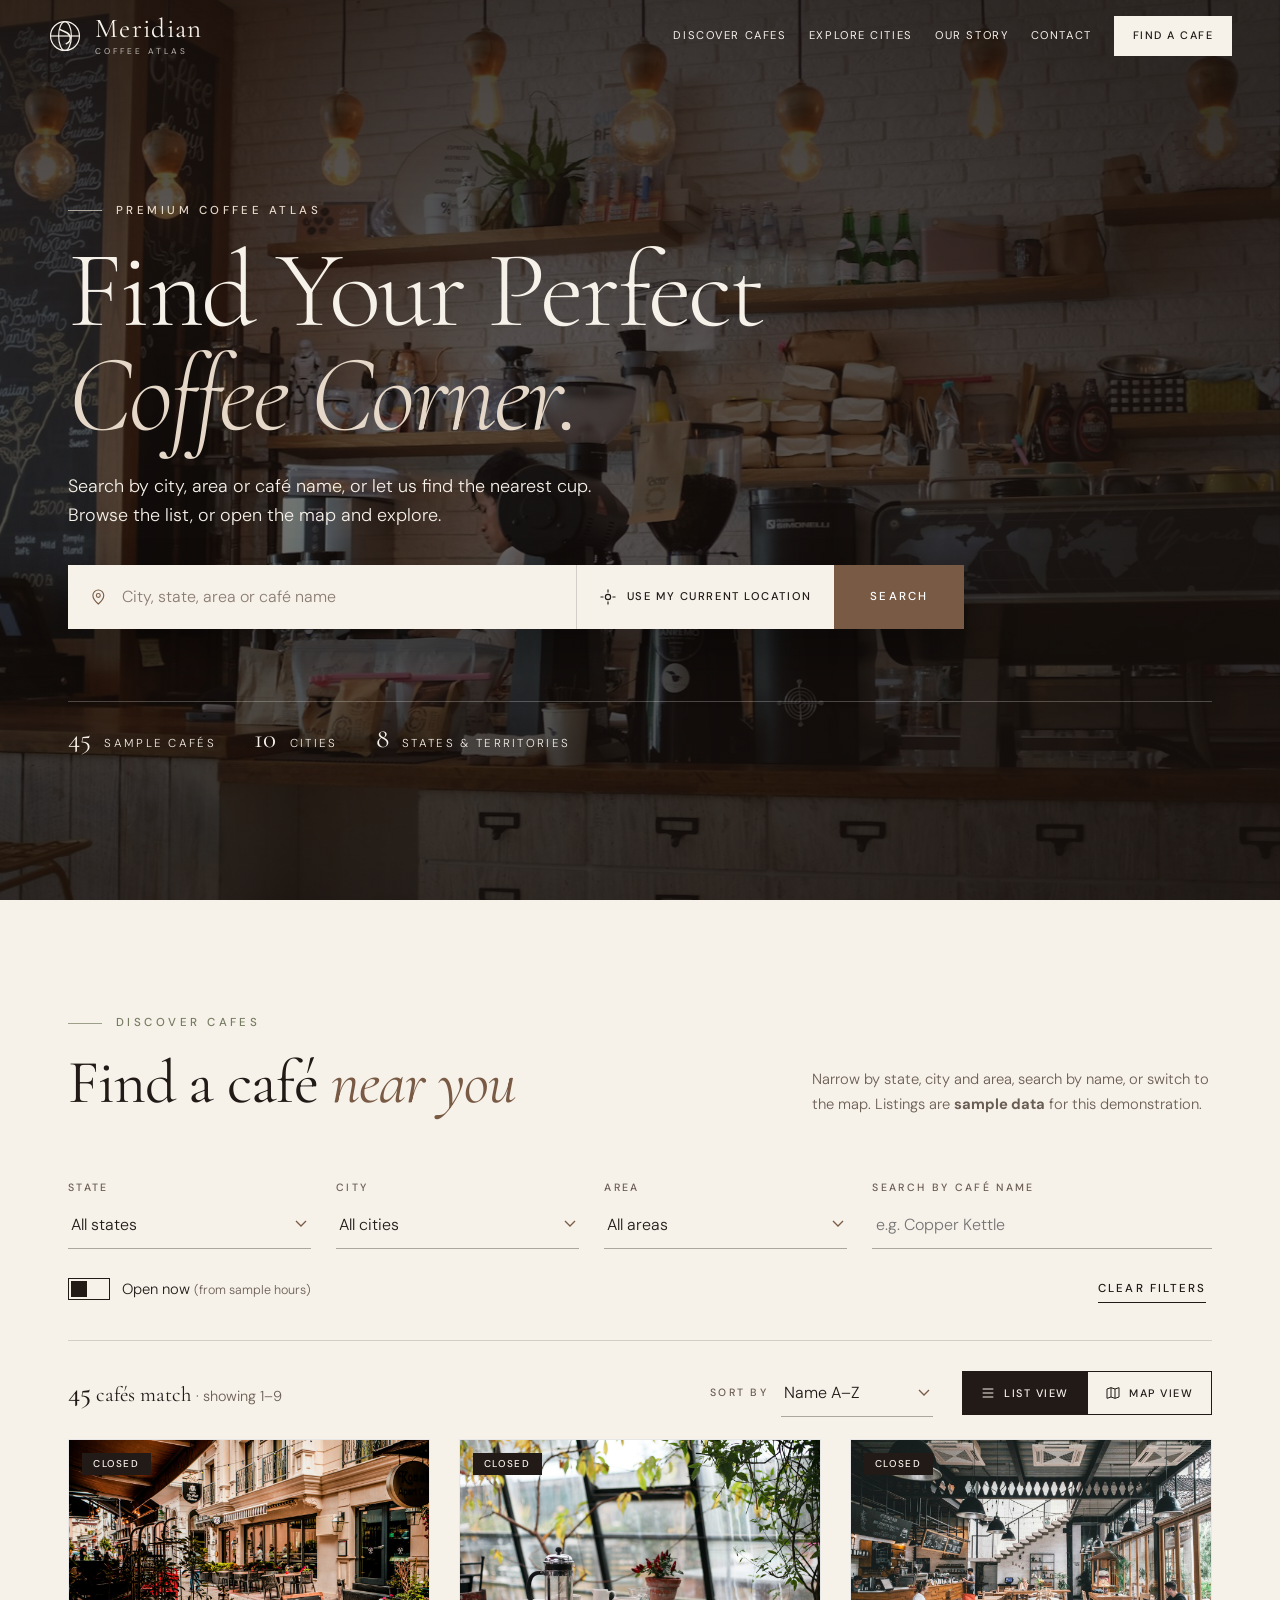
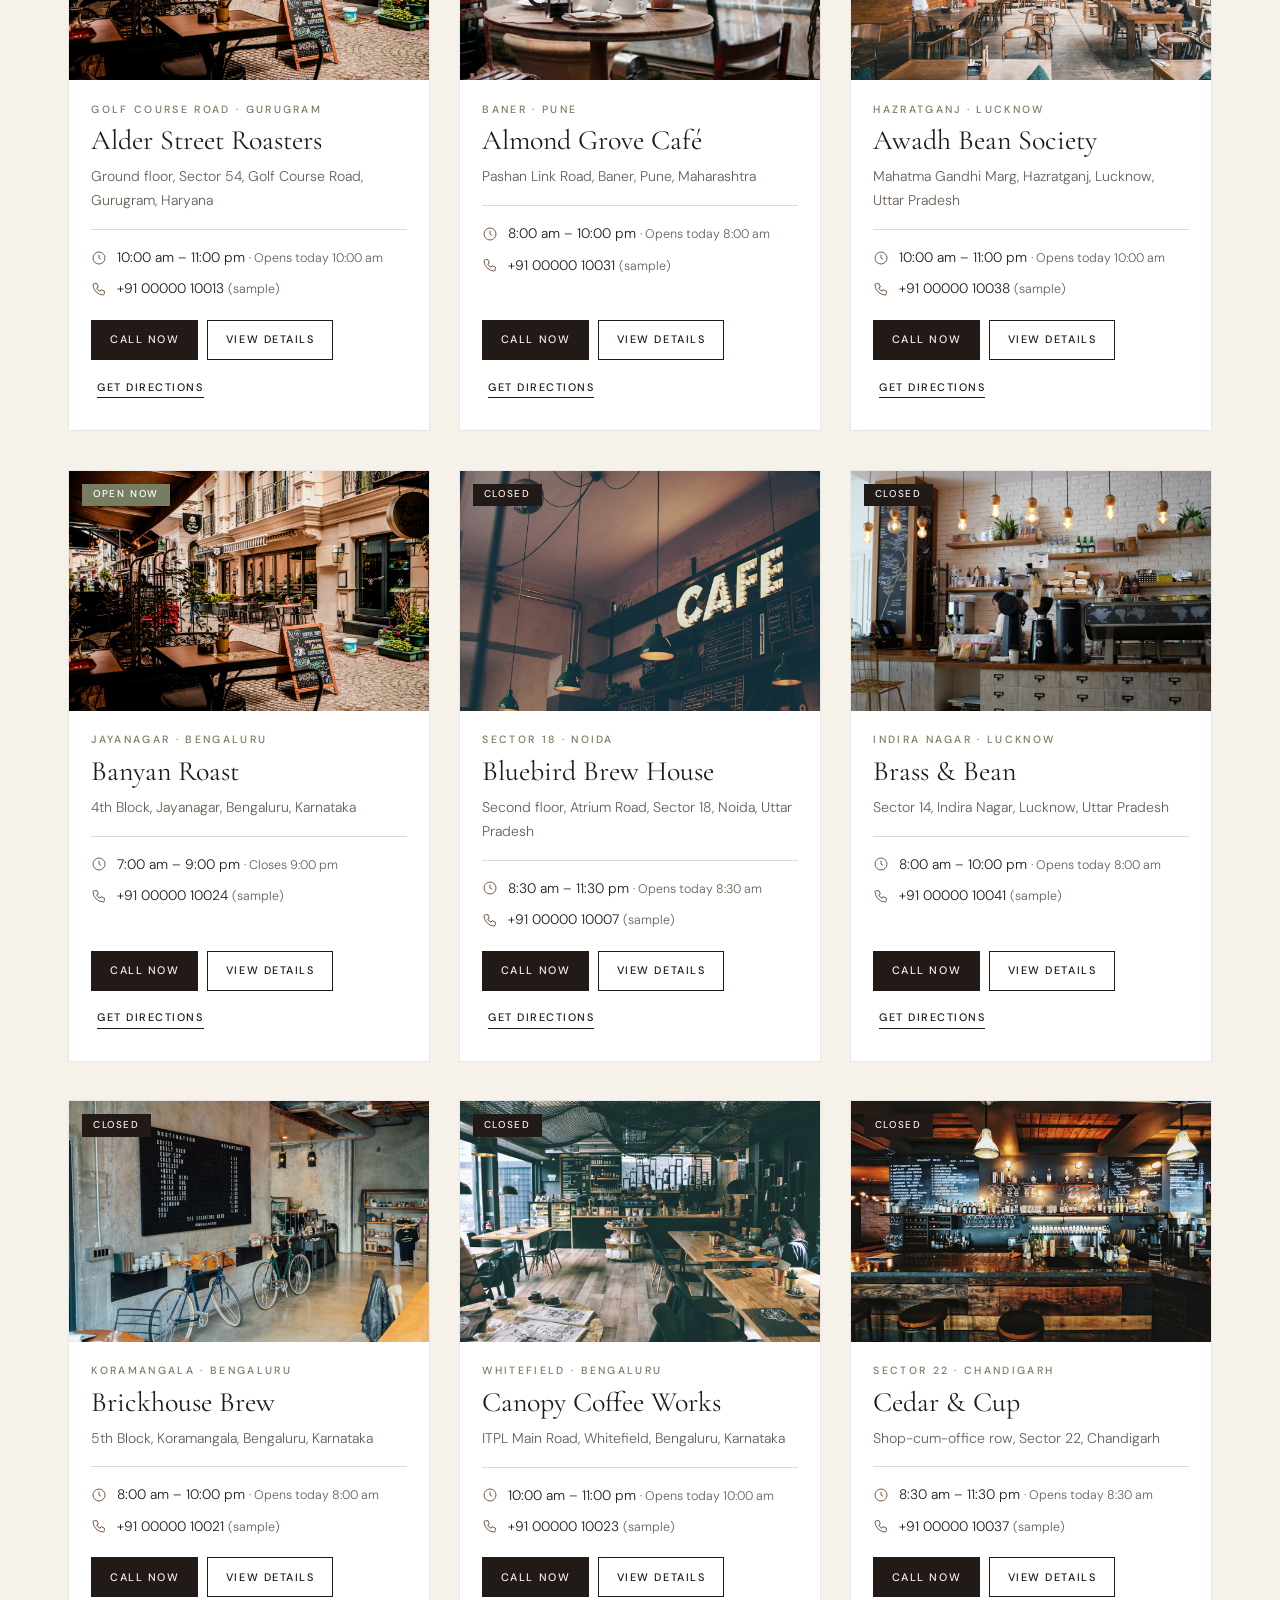
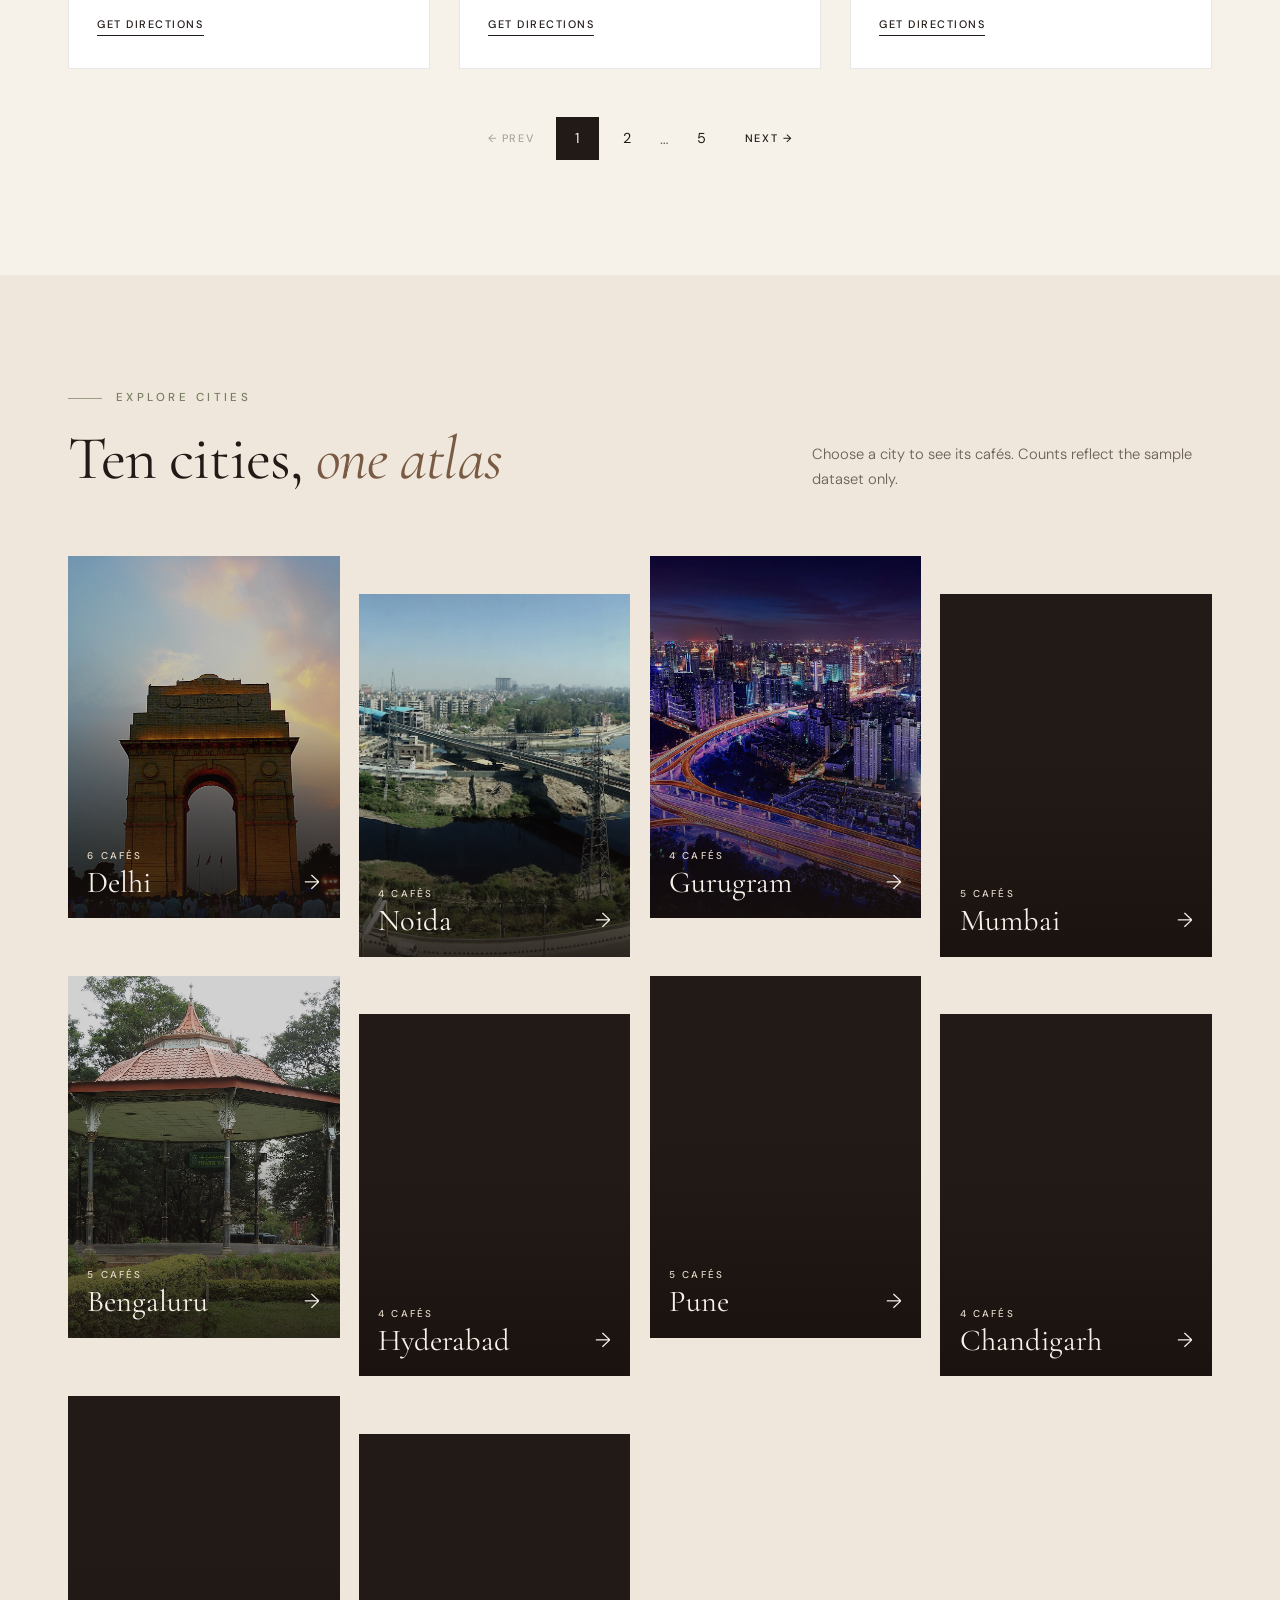
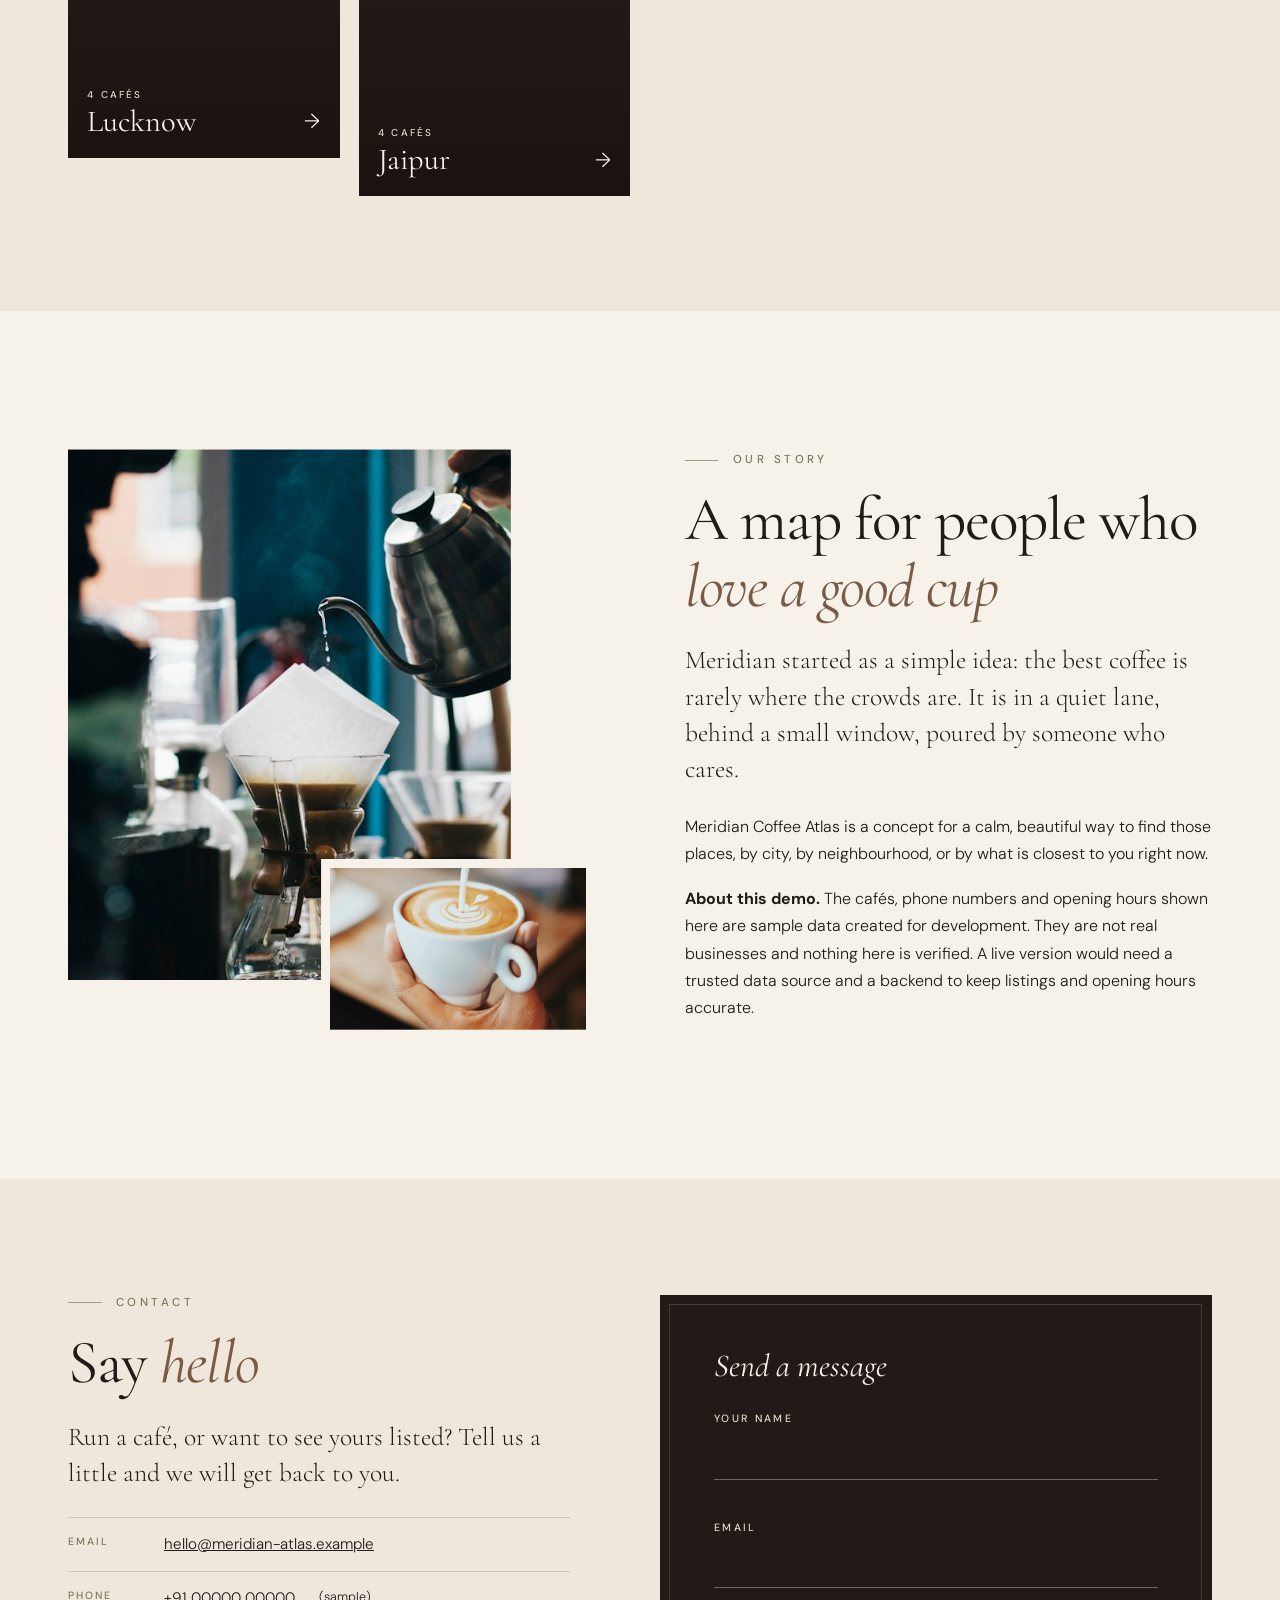
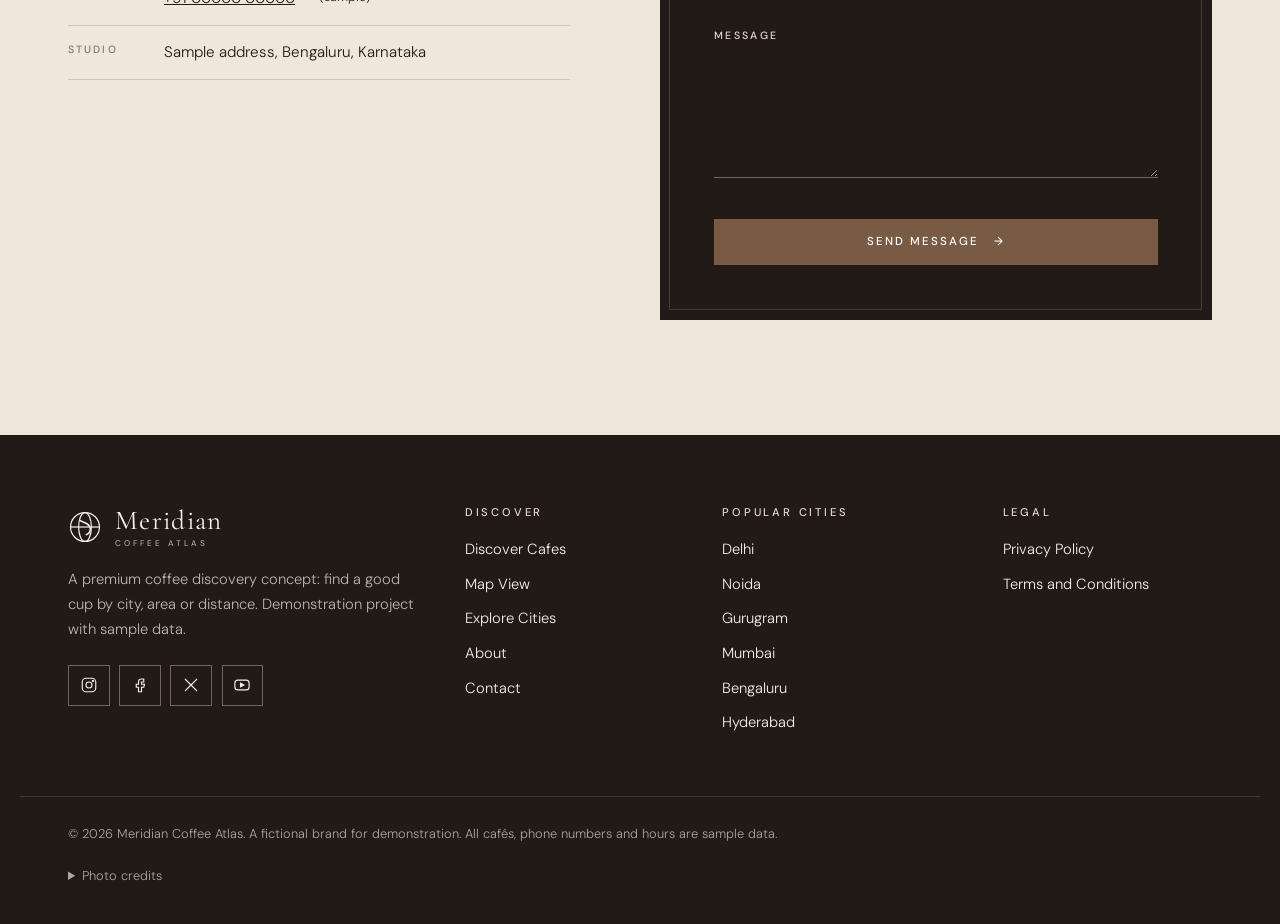
<file: index.html>
<!DOCTYPE html>
<html lang="en-IN">
<head>
<meta charset="utf-8">
<meta name="viewport" content="width=device-width, initial-scale=1, viewport-fit=cover">
<title>Meridian Coffee Atlas · Find Your Perfect Coffee Corner</title>
<meta name="description" content="Meridian Coffee Atlas is a premium coffee shop discovery experience: search by city, area or café name, find the nearest café, and explore an interactive map. Demonstration project with sample data.">
<meta name="theme-color" content="#211A17">
<link rel="icon" href="assets/icons/favicon.svg" type="image/svg+xml">

<link rel="preconnect" href="https://fonts.googleapis.com">
<link rel="preconnect" href="https://fonts.gstatic.com" crossorigin>
<link rel="preload" as="style" href="https://fonts.googleapis.com/css2?family=Cormorant+Garamond:ital,wght@0,300;0,400;0,500;0,600;1,300;1,400;1,500&family=DM+Sans:wght@300;400;500&display=swap" onload="this.onload=null;this.rel='stylesheet'">
<noscript><link rel="stylesheet" href="https://fonts.googleapis.com/css2?family=Cormorant+Garamond:ital,wght@0,300;0,400;0,500;0,600;1,300;1,400;1,500&family=DM+Sans:wght@300;400;500&display=swap"></noscript>
<link rel="preload" as="image" href="assets/images/cafes/hero-counter.jpg" fetchpriority="high">
<link rel="stylesheet" href="assets/vendor/leaflet/leaflet.css">
<link rel="stylesheet" href="css/style.css">
<link rel="stylesheet" href="css/components.css">
<link rel="stylesheet" href="css/responsive.css">
<script>document.documentElement.classList.add('js')</script>
</head>
<body>
<a class="skip" href="#discover">Skip to the café finder</a>

<!-- ============ NAVIGATION ============ -->
<header class="nav" id="nav">
  <div class="nav__in">
    <a class="brand" href="index.html" aria-label="Meridian Coffee Atlas, home">
      <svg class="brand__mark" viewBox="0 0 40 40" width="34" height="34" aria-hidden="true" fill="none" stroke="currentColor" stroke-width="1.4"><circle cx="20" cy="20" r="17"/><ellipse cx="20" cy="20" rx="7.5" ry="17"/><path d="M3.5 20h33" /><path d="M14.5 12.5c3.5 2.4 8.5 2.4 11 7s-1 8.6-4 9.5" stroke-width="1.8" stroke-linecap="round"/></svg>
      <span class="brand__text">Meridian<small>Coffee Atlas</small></span>
    </a>
    <nav class="nav__links" id="navLinks" aria-label="Primary">
      <a href="index.html#discover">Discover Cafes</a>
      <a href="index.html#cities">Explore Cities</a>
      <a href="index.html#story">Our Story</a>
      <a href="index.html#contact">Contact</a>
      <a href="index.html#discover" class="btn btn--light btn--sm nav__cta" data-focus-search>Find a Cafe</a>
    </nav>
    <button class="burger" id="burger" type="button" aria-label="Open menu" aria-expanded="false" aria-controls="navLinks"><span></span><span></span></button>
  </div>
</header>

<main id="main">

<!-- ============ HERO ============ -->
<section class="hero" id="top" aria-labelledby="hero-title">
  <div class="hero__bg" id="heroBg">
    <img src="assets/images/cafes/hero-counter.jpg" width="2000" height="1125" fetchpriority="high" decoding="async" alt="A warmly lit coffee counter with pendant lights, shelves of cups and a barista at work">
  </div>
  <div class="hero__shade"></div>
  <div class="wrap hero__in">
    <p class="eyebrow rv" style="--i:0">Premium Coffee Atlas</p>
    <h1 id="hero-title" class="rv" style="--i:1">Find Your Perfect<br><em>Coffee Corner.</em></h1>
    <p class="hero__lead rv" style="--i:2">Search by city, area or café name, or let us find the nearest cup. Browse the list, or open the map and explore.</p>

    <form class="finder rv" id="heroForm" role="search" aria-label="Find a café" style="--i:3" novalidate>
      <label class="sr" for="heroInput">City, state, area or café name</label>
      <div class="finder__field">
        <svg aria-hidden="true" viewBox="0 0 24 24" width="20" height="20" fill="none" stroke="currentColor" stroke-width="1.4"><path d="M12 21s-7-6.2-7-11a7 7 0 0 1 14 0c0 4.8-7 11-7 11z"/><circle cx="12" cy="10" r="2.5"/></svg>
        <input id="heroInput" type="search" list="placeList" placeholder="City, state, area or café name" autocomplete="off" enterkeyhint="search">
        <datalist id="placeList"></datalist>
      </div>
      <button class="finder__locate" id="locateBtn" type="button">
        <svg aria-hidden="true" viewBox="0 0 24 24" width="18" height="18" fill="none" stroke="currentColor" stroke-width="1.5"><circle cx="12" cy="12" r="3.5"/><path d="M12 2v4M12 18v4M2 12h4M18 12h4"/></svg>
        <span>Use My Current Location</span>
      </button>
      <button class="btn btn--primary finder__go" type="submit">Search</button>
    </form>
    <p class="hero__status" id="locStatus" role="status" aria-live="polite"></p>
    <ul class="hero__stats rv" style="--i:4" id="heroStats" aria-label="Directory at a glance"></ul>
  </div>
</section>

<!-- ============ DISCOVER ============ -->
<section class="sec" id="discover" aria-labelledby="discover-h">
  <div class="wrap">
    <div class="head head--split rv">
      <div>
        <p class="eyebrow">Discover Cafes</p>
        <h2 id="discover-h">Find a café <em>near you</em></h2>
      </div>
      <p class="head__aside">Narrow by state, city and area, search by name, or switch to the map. Listings are <strong>sample data</strong> for this demonstration.</p>
    </div>

    <form class="filters rv" id="filters" aria-label="Filter cafés" novalidate>
      <div class="field">
        <label for="fState">State</label>
        <select id="fState"></select>
      </div>
      <div class="field">
        <label for="fCity">City</label>
        <select id="fCity"></select>
      </div>
      <div class="field">
        <label for="fArea">Area</label>
        <select id="fArea"></select>
      </div>
      <div class="field field--wide">
        <label for="fName">Search by café name</label>
        <input id="fName" type="search" list="placeList" placeholder="e.g. Copper Kettle" autocomplete="off">
      </div>
      <div class="filters__row">
        <label class="switch" for="fOpen">
          <input id="fOpen" type="checkbox">
          <span class="switch__ui" aria-hidden="true"></span>
          <span>Open now <small>(from sample hours)</small></span>
        </label>
        <button class="btn btn--text" id="clearBtn" type="button">Clear Filters</button>
      </div>
    </form>

    <div class="toolbar">
      <p class="toolbar__count" id="resultCount" role="status" aria-live="polite"></p>
      <div class="toolbar__tools">
        <div class="field field--inline">
          <label for="sortSel">Sort by</label>
          <select id="sortSel">
            <option value="az">Name A–Z</option>
            <option value="za">Name Z–A</option>
            <option value="nearest">Nearest to me</option>
          </select>
        </div>
        <div class="seg" role="group" aria-label="Results view">
          <button type="button" id="viewList" aria-pressed="true">
            <svg aria-hidden="true" viewBox="0 0 24 24" width="16" height="16" fill="none" stroke="currentColor" stroke-width="1.5"><path d="M4 6h16M4 12h16M4 18h16"/></svg> List View
          </button>
          <button type="button" id="viewMap" aria-pressed="false">
            <svg aria-hidden="true" viewBox="0 0 24 24" width="16" height="16" fill="none" stroke="currentColor" stroke-width="1.5"><path d="M9 4 3 6v14l6-2 6 2 6-2V4l-6 2z"/><path d="M9 4v14M15 6v14"/></svg> Map View
          </button>
        </div>
      </div>
    </div>
    <p class="notice" id="locNote" hidden></p>

    <div class="results" id="results" data-view="list">
      <div class="results__map" id="mapPane" hidden>
        <div class="map" id="map" role="region" aria-label="Map of matching cafés"></div>
      </div>
      <div class="results__list" id="listPane">
        <div class="grid" id="cafeGrid"></div>
        <div class="empty" id="empty" hidden>
          <svg aria-hidden="true" viewBox="0 0 48 48" width="48" height="48" fill="none" stroke="currentColor" stroke-width="1.2"><path d="M10 18h22v10a11 11 0 0 1-11 11 11 11 0 0 1-11-11z"/><path d="M32 21h3a4 4 0 0 1 0 8h-3"/><path d="M17 6c0 3 3 3 3 6M24 6c0 3 3 3 3 6"/></svg>
          <h3>No cafés match those filters</h3>
          <p>Try a wider search, another area, or turn off “Open now”. This demo lists a limited set of sample cafés.</p>
          <button class="btn btn--dark" id="emptyClear" type="button">Clear Filters</button>
        </div>
        <nav class="pager" id="pager" aria-label="Pagination"></nav>
      </div>
    </div>
  </div>
</section>

<!-- ============ EXPLORE CITIES ============ -->
<section class="sec sec--ivory" id="cities" aria-labelledby="cities-h">
  <div class="wrap">
    <div class="head head--split rv">
      <div>
        <p class="eyebrow">Explore Cities</p>
        <h2 id="cities-h">Ten cities, <em>one atlas</em></h2>
      </div>
      <p class="head__aside">Choose a city to see its cafés. Counts reflect the sample dataset only.</p>
    </div>
    <ul class="cities" id="cityGrid"></ul>
  </div>
</section>

<!-- ============ OUR STORY ============ -->
<section class="sec story" id="story" aria-labelledby="story-h">
  <div class="wrap story__grid">
    <div class="story__imgs">
      <div class="story__main mask"><img data-parallax="0.05" src="assets/images/cafes/c11-pourover.jpg" width="1200" height="800" loading="lazy" decoding="async" alt="A barista pouring hot water over coffee grounds in a glass brewer"></div>
      <div class="story__small mask"><img data-parallax="-0.04" src="assets/images/cafes/d03-pour.jpg" width="1200" height="671" loading="lazy" decoding="async" alt="Milk being poured into a cup of coffee"></div>
    </div>
    <div class="story__text">
      <p class="eyebrow rv">Our Story</p>
      <h2 id="story-h" class="rv">A map for people who <em>love a good cup</em></h2>
      <p class="lead rv">Meridian started as a simple idea: the best coffee is rarely where the crowds are. It is in a quiet lane, behind a small window, poured by someone who cares.</p>
      <div class="prose rv">
        <p>Meridian Coffee Atlas is a concept for a calm, beautiful way to find those places, by city, by neighbourhood, or by what is closest to you right now.</p>
        <p><strong>About this demo.</strong> The cafés, phone numbers and opening hours shown here are sample data created for development. They are not real businesses and nothing here is verified. A live version would need a trusted data source and a backend to keep listings and opening hours accurate.</p>
      </div>
    </div>
  </div>
</section>

<!-- ============ CONTACT ============ -->
<section class="sec sec--ivory" id="contact" aria-labelledby="contact-h">
  <div class="wrap contact">
    <div class="contact__info">
      <p class="eyebrow rv">Contact</p>
      <h2 id="contact-h" class="rv">Say <em>hello</em></h2>
      <p class="lead rv">Run a café, or want to see yours listed? Tell us a little and we will get back to you.</p>
      <ul class="contact__list rv">
        <li><span>Email</span><a href="mailto:hello@meridian-atlas.example">hello@meridian-atlas.example</a></li>
        <li><span>Phone</span><a href="tel:+910000000000">+91 00000 00000</a> <small>(sample)</small></li>
        <li><span>Studio</span>Sample address, Bengaluru, Karnataka</li>
      </ul>
    </div>
    <form class="form rv" id="contactForm" novalidate>
      <h3 class="form__title">Send a message</h3>
      <div class="field"><label for="cName">Your name</label><input id="cName" name="name" type="text" autocomplete="name" required aria-describedby="eName"><p class="err" id="eName"></p></div>
      <div class="field"><label for="cEmail">Email</label><input id="cEmail" name="email" type="email" autocomplete="email" required aria-describedby="eEmail"><p class="err" id="eEmail"></p></div>
      <div class="field"><label for="cMsg">Message</label><textarea id="cMsg" name="msg" rows="4" required aria-describedby="eMsg"></textarea><p class="err" id="eMsg"></p></div>
      <button class="btn btn--primary btn--block" type="submit">Send message <span class="arr" aria-hidden="true">→</span></button>
      <p class="form__status" id="contactStatus" role="status" aria-live="polite"></p>
    </form>
  </div>
</section>

</main>

<!-- ============ FOOTER ============ -->
<footer class="foot">
  <div class="wrap foot__grid">
    <div class="foot__brand">
      <a class="brand brand--foot" href="index.html" aria-label="Meridian Coffee Atlas, home">
        <svg class="brand__mark" viewBox="0 0 40 40" width="34" height="34" aria-hidden="true" fill="none" stroke="currentColor" stroke-width="1.4"><circle cx="20" cy="20" r="17"/><ellipse cx="20" cy="20" rx="7.5" ry="17"/><path d="M3.5 20h33" /><path d="M14.5 12.5c3.5 2.4 8.5 2.4 11 7s-1 8.6-4 9.5" stroke-width="1.8" stroke-linecap="round"/></svg>
        <span class="brand__text">Meridian<small>Coffee Atlas</small></span>
      </a>
      <p>A premium coffee discovery concept: find a good cup by city, area or distance. Demonstration project with sample data.</p>
      <ul class="social" aria-label="Social media">
        <li><a href="https://www.instagram.com/" target="_blank" rel="noopener" aria-label="Instagram"><svg viewBox="0 0 24 24" width="18" height="18" fill="none" stroke="currentColor" stroke-width="1.5"><rect x="3" y="3" width="18" height="18" rx="5"/><circle cx="12" cy="12" r="4"/><circle cx="17.3" cy="6.7" r=".8" fill="currentColor"/></svg></a></li>
        <li><a href="https://www.facebook.com/" target="_blank" rel="noopener" aria-label="Facebook"><svg viewBox="0 0 24 24" width="18" height="18" fill="none" stroke="currentColor" stroke-width="1.5"><path d="M14 8h3V4h-3a4 4 0 0 0-4 4v3H7v4h3v6h4v-6h3l1-4h-4V8z"/></svg></a></li>
        <li><a href="https://x.com/" target="_blank" rel="noopener" aria-label="X"><svg viewBox="0 0 24 24" width="18" height="18" fill="none" stroke="currentColor" stroke-width="1.5"><path d="M4 4l16 16M20 4 4 20"/></svg></a></li>
        <li><a href="https://www.youtube.com/" target="_blank" rel="noopener" aria-label="YouTube"><svg viewBox="0 0 24 24" width="18" height="18" fill="none" stroke="currentColor" stroke-width="1.5"><rect x="2.5" y="5.5" width="19" height="13" rx="4"/><path d="M10 9.5v5l4.5-2.5z" fill="currentColor"/></svg></a></li>
      </ul>
    </div>
    <div>
      <h4>Discover</h4>
      <ul>
        <li><a href="index.html#discover">Discover Cafes</a></li>
        <li><a href="index.html#discover" data-view-link="map">Map View</a></li>
        <li><a href="index.html#cities">Explore Cities</a></li>
        <li><a href="index.html#story">About</a></li>
        <li><a href="index.html#contact">Contact</a></li>
      </ul>
    </div>
    <div>
      <h4>Popular cities</h4>
      <ul id="footCities"></ul>
    </div>
    <div>
      <h4>Legal</h4>
      <ul>
        <li><a href="privacy.html">Privacy Policy</a></li>
        <li><a href="terms.html">Terms and Conditions</a></li>
      </ul>
    </div>
  </div>
  <div class="wrap foot__base">
    <p>© <span id="year">2026</span> Meridian Coffee Atlas. A fictional brand for demonstration. All cafés, phone numbers and hours are sample data.</p>
    <details class="credits">
      <summary>Photo credits</summary>
      <p>Café and coffee photographs: Unsplash. City photographs: Wikimedia Commons, used under the licences below.</p>
      <ul id="credits"></ul>
      <p>Map data © <a href="https://www.openstreetmap.org/copyright" target="_blank" rel="noopener">OpenStreetMap</a> contributors. Map library: <a href="https://leafletjs.com" target="_blank" rel="noopener">Leaflet</a>.</p>
    </details>
  </div>
</footer>

<button class="totop" id="toTop" type="button" aria-label="Back to top">↑</button>

<script src="assets/vendor/leaflet/leaflet.js"></script>
<script src="js/cafes-data.js"></script>
<script src="js/utils.js"></script>
<script src="js/location.js"></script>
<script src="js/search.js"></script>
<script src="js/filters.js"></script>
<script src="js/pagination.js"></script>
<script src="js/map.js"></script>
<script src="js/main.js"></script>
</body>
</html>
</file>
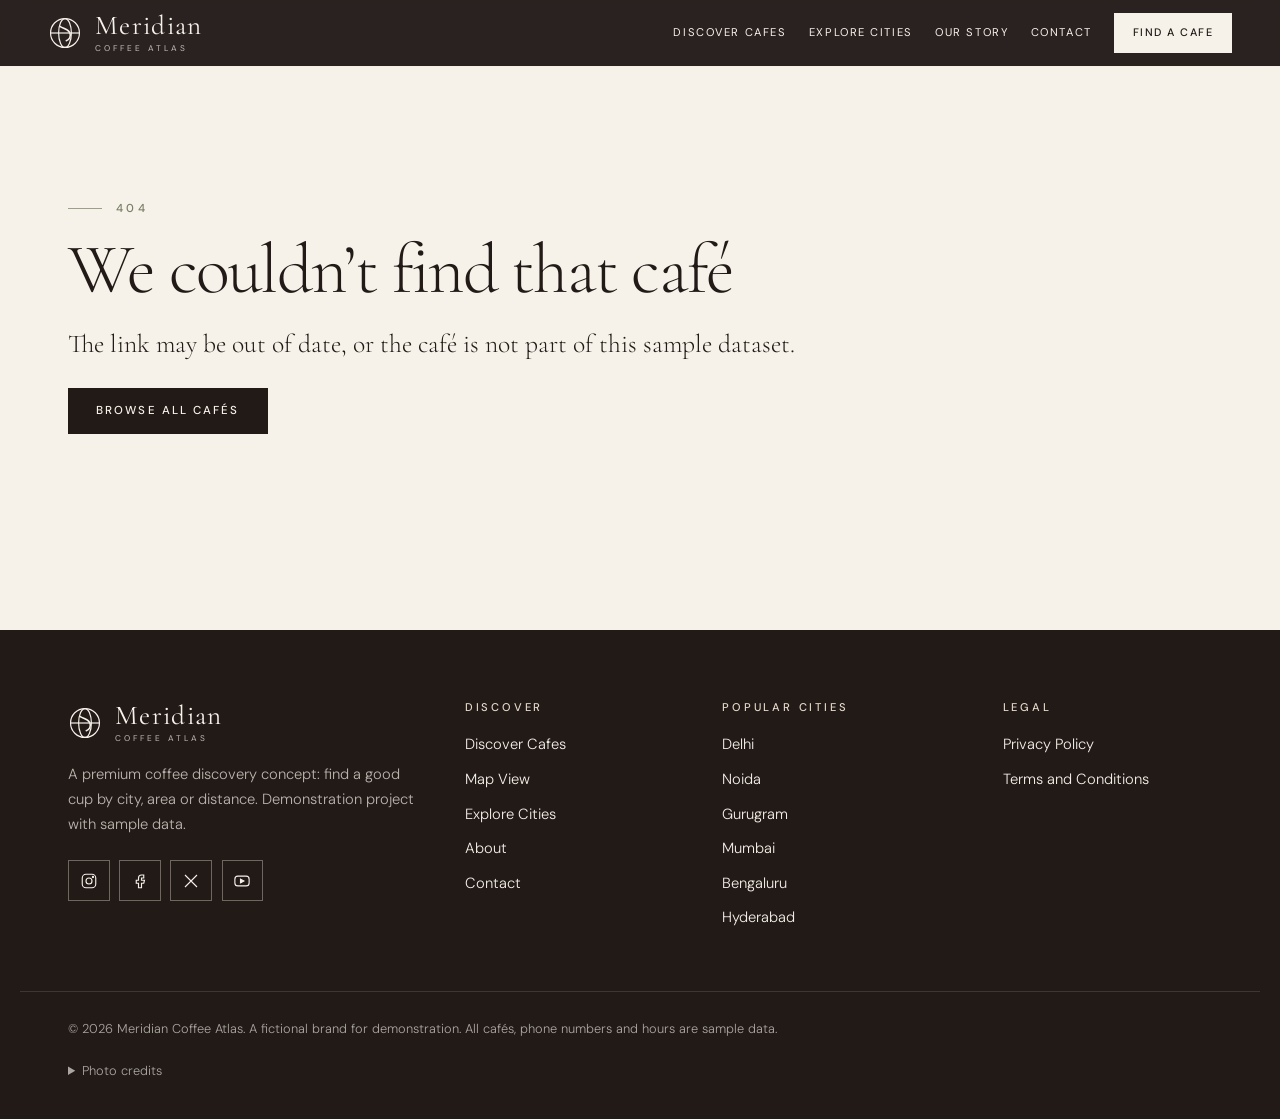
<file: cafe-details.html>
<!DOCTYPE html>
<html lang="en-IN">
<head>
<meta charset="utf-8">
<meta name="viewport" content="width=device-width, initial-scale=1, viewport-fit=cover">
<title>Café details · Meridian Coffee Atlas</title>
<meta name="description" content="Café details on Meridian Coffee Atlas: address, opening hours, map and nearby cafés. Demonstration project with sample data.">
<meta name="theme-color" content="#211A17">
<link rel="icon" href="assets/icons/favicon.svg" type="image/svg+xml">
<link rel="preconnect" href="https://fonts.googleapis.com">
<link rel="preconnect" href="https://fonts.gstatic.com" crossorigin>
<link rel="preload" as="style" href="https://fonts.googleapis.com/css2?family=Cormorant+Garamond:ital,wght@0,300;0,400;0,500;0,600;1,300;1,400;1,500&family=DM+Sans:wght@300;400;500&display=swap" onload="this.onload=null;this.rel='stylesheet'">
<noscript><link rel="stylesheet" href="https://fonts.googleapis.com/css2?family=Cormorant+Garamond:ital,wght@0,300;0,400;0,500;0,600;1,300;1,400;1,500&family=DM+Sans:wght@300;400;500&display=swap"></noscript>
<link rel="stylesheet" href="assets/vendor/leaflet/leaflet.css">
<link rel="stylesheet" href="css/style.css">
<link rel="stylesheet" href="css/components.css">
<link rel="stylesheet" href="css/responsive.css">
<script>document.documentElement.classList.add('js')</script>
</head>
<body class="page-detail">
<a class="skip" href="#main">Skip to content</a>

<header class="nav is-solid" id="nav">
  <div class="nav__in">
    <a class="brand" href="index.html" aria-label="Meridian Coffee Atlas, home">
      <svg class="brand__mark" viewBox="0 0 40 40" width="34" height="34" aria-hidden="true" fill="none" stroke="currentColor" stroke-width="1.4"><circle cx="20" cy="20" r="17"/><ellipse cx="20" cy="20" rx="7.5" ry="17"/><path d="M3.5 20h33" /><path d="M14.5 12.5c3.5 2.4 8.5 2.4 11 7s-1 8.6-4 9.5" stroke-width="1.8" stroke-linecap="round"/></svg>
      <span class="brand__text">Meridian<small>Coffee Atlas</small></span>
    </a>
    <nav class="nav__links" id="navLinks" aria-label="Primary">
      <a href="index.html#discover">Discover Cafes</a>
      <a href="index.html#cities">Explore Cities</a>
      <a href="index.html#story">Our Story</a>
      <a href="index.html#contact">Contact</a>
      <a href="index.html#discover" class="btn btn--light btn--sm nav__cta">Find a Cafe</a>
    </nav>
    <button class="burger" id="burger" type="button" aria-label="Open menu" aria-expanded="false" aria-controls="navLinks"><span></span><span></span></button>
  </div>
</header>

<main id="main">
  <!-- Filled by js/details.js -->
  <div id="detail"></div>

  <section class="sec sec--ivory" id="nearbySec" hidden aria-labelledby="nearby-h">
    <div class="wrap">
      <div class="head head--split">
        <div><p class="eyebrow">Nearby cafés</p><h2 id="nearby-h">Keep <em>exploring</em></h2></div>
        <p class="head__aside" id="nearbyNote"></p>
      </div>
      <div class="grid" id="nearbyGrid"></div>
    </div>
  </section>
</main>

<footer class="foot">
  <div class="wrap foot__grid">
    <div class="foot__brand">
      <a class="brand brand--foot" href="index.html" aria-label="Meridian Coffee Atlas, home">
        <svg class="brand__mark" viewBox="0 0 40 40" width="34" height="34" aria-hidden="true" fill="none" stroke="currentColor" stroke-width="1.4"><circle cx="20" cy="20" r="17"/><ellipse cx="20" cy="20" rx="7.5" ry="17"/><path d="M3.5 20h33" /><path d="M14.5 12.5c3.5 2.4 8.5 2.4 11 7s-1 8.6-4 9.5" stroke-width="1.8" stroke-linecap="round"/></svg>
        <span class="brand__text">Meridian<small>Coffee Atlas</small></span>
      </a>
      <p>A premium coffee discovery concept: find a good cup by city, area or distance. Demonstration project with sample data.</p>
      <ul class="social" aria-label="Social media">
        <li><a href="https://www.instagram.com/" target="_blank" rel="noopener" aria-label="Instagram"><svg viewBox="0 0 24 24" width="18" height="18" fill="none" stroke="currentColor" stroke-width="1.5"><rect x="3" y="3" width="18" height="18" rx="5"/><circle cx="12" cy="12" r="4"/><circle cx="17.3" cy="6.7" r=".8" fill="currentColor"/></svg></a></li>
        <li><a href="https://www.facebook.com/" target="_blank" rel="noopener" aria-label="Facebook"><svg viewBox="0 0 24 24" width="18" height="18" fill="none" stroke="currentColor" stroke-width="1.5"><path d="M14 8h3V4h-3a4 4 0 0 0-4 4v3H7v4h3v6h4v-6h3l1-4h-4V8z"/></svg></a></li>
        <li><a href="https://x.com/" target="_blank" rel="noopener" aria-label="X"><svg viewBox="0 0 24 24" width="18" height="18" fill="none" stroke="currentColor" stroke-width="1.5"><path d="M4 4l16 16M20 4 4 20"/></svg></a></li>
        <li><a href="https://www.youtube.com/" target="_blank" rel="noopener" aria-label="YouTube"><svg viewBox="0 0 24 24" width="18" height="18" fill="none" stroke="currentColor" stroke-width="1.5"><rect x="2.5" y="5.5" width="19" height="13" rx="4"/><path d="M10 9.5v5l4.5-2.5z" fill="currentColor"/></svg></a></li>
      </ul>
    </div>
    <div>
      <h4>Discover</h4>
      <ul>
        <li><a href="index.html#discover">Discover Cafes</a></li>
        <li><a href="index.html?view=map#discover">Map View</a></li>
        <li><a href="index.html#cities">Explore Cities</a></li>
        <li><a href="index.html#story">About</a></li>
        <li><a href="index.html#contact">Contact</a></li>
      </ul>
    </div>
    <div>
      <h4>Popular cities</h4>
      <ul id="footCities"></ul>
    </div>
    <div>
      <h4>Legal</h4>
      <ul>
        <li><a href="privacy.html">Privacy Policy</a></li>
        <li><a href="terms.html">Terms and Conditions</a></li>
      </ul>
    </div>
  </div>
  <div class="wrap foot__base">
    <p>© <span id="year">2026</span> Meridian Coffee Atlas. A fictional brand for demonstration. All cafés, phone numbers and hours are sample data.</p>
    <details class="credits">
      <summary>Photo credits</summary>
      <p>Café and coffee photographs: Unsplash. City photographs: Wikimedia Commons, used under the licences below.</p>
      <ul id="credits"></ul>
      <p>Map data © <a href="https://www.openstreetmap.org/copyright" target="_blank" rel="noopener">OpenStreetMap</a> contributors. Map library: <a href="https://leafletjs.com" target="_blank" rel="noopener">Leaflet</a>.</p>
    </details>
  </div>
</footer>

<button class="totop" id="toTop" type="button" aria-label="Back to top">↑</button>

<script src="assets/vendor/leaflet/leaflet.js"></script>
<script src="js/cafes-data.js"></script>
<script src="js/utils.js"></script>
<script src="js/location.js"></script>
<script src="js/map.js"></script>
<script src="js/details.js"></script>
</body>
</html>
</file>
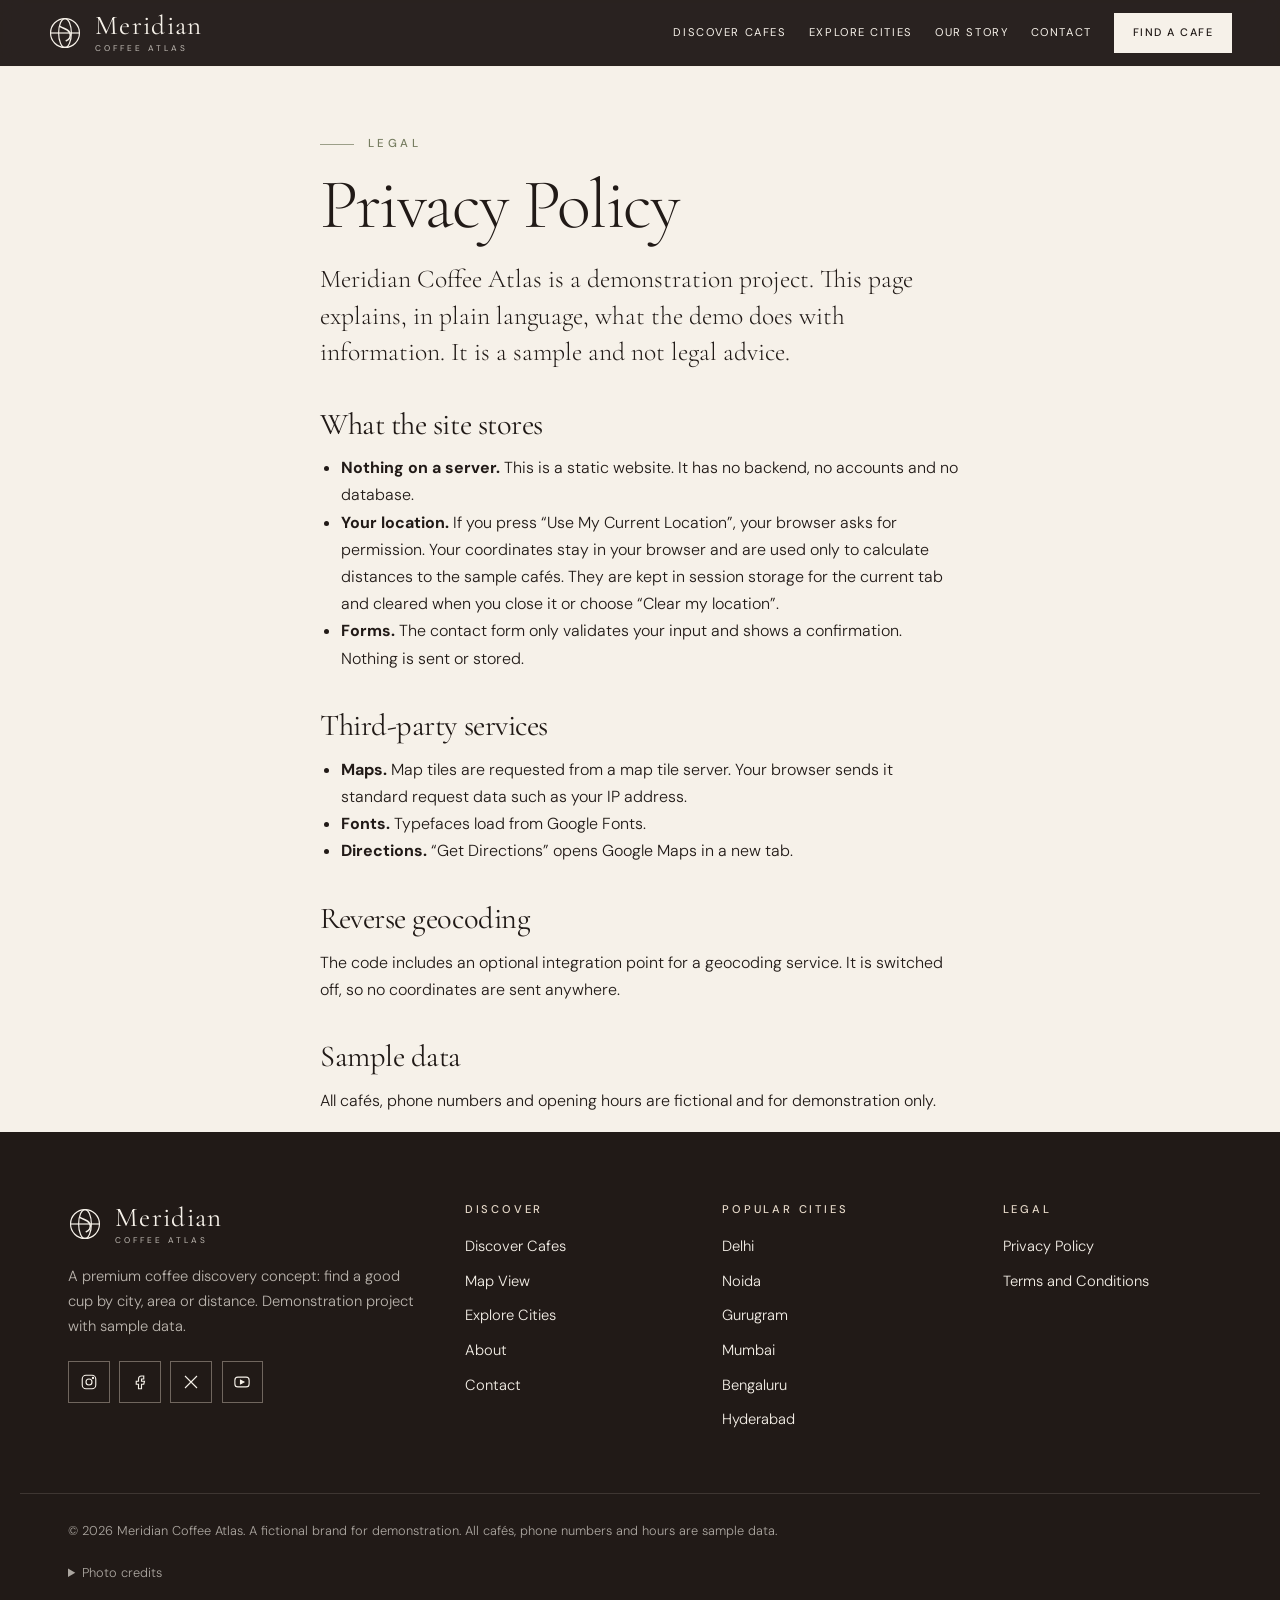
<file: privacy.html>
<!DOCTYPE html>
<html lang="en-IN">
<head>
<meta charset="utf-8">
<meta name="viewport" content="width=device-width, initial-scale=1, viewport-fit=cover">
<title>Privacy Policy · Meridian Coffee Atlas</title>
<meta name="description" content="Privacy policy for the Meridian Coffee Atlas demonstration.">
<meta name="theme-color" content="#211A17">
<link rel="icon" href="assets/icons/favicon.svg" type="image/svg+xml">
<link rel="preconnect" href="https://fonts.googleapis.com">
<link rel="preconnect" href="https://fonts.gstatic.com" crossorigin>
<link rel="stylesheet" href="https://fonts.googleapis.com/css2?family=Cormorant+Garamond:ital,wght@0,300;0,400;0,500;0,600;1,300;1,400;1,500&family=DM+Sans:wght@300;400;500&display=swap">
<link rel="stylesheet" href="css/style.css">
<link rel="stylesheet" href="css/components.css">
<link rel="stylesheet" href="css/responsive.css">
<script>document.documentElement.classList.add('js')</script>
</head>
<body>
<a class="skip" href="#main">Skip to content</a>
<header class="nav is-solid" id="nav">
  <div class="nav__in">
    <a class="brand" href="index.html" aria-label="Meridian Coffee Atlas, home">
      <svg class="brand__mark" viewBox="0 0 40 40" width="34" height="34" aria-hidden="true" fill="none" stroke="currentColor" stroke-width="1.4"><circle cx="20" cy="20" r="17"/><ellipse cx="20" cy="20" rx="7.5" ry="17"/><path d="M3.5 20h33" /><path d="M14.5 12.5c3.5 2.4 8.5 2.4 11 7s-1 8.6-4 9.5" stroke-width="1.8" stroke-linecap="round"/></svg>
      <span class="brand__text">Meridian<small>Coffee Atlas</small></span>
    </a>
    <nav class="nav__links" id="navLinks" aria-label="Primary">
      <a href="index.html#discover">Discover Cafes</a>
      <a href="index.html#cities">Explore Cities</a>
      <a href="index.html#story">Our Story</a>
      <a href="index.html#contact">Contact</a>
      <a href="index.html#discover" class="btn btn--light btn--sm nav__cta">Find a Cafe</a>
    </nav>
    <button class="burger" id="burger" type="button" aria-label="Open menu" aria-expanded="false" aria-controls="navLinks"><span></span><span></span></button>
  </div>
</header>

<main id="main">
<div class="wrap legal">
<p class="eyebrow">Legal</p>
<h1>Privacy Policy</h1>
<p class="lead">Meridian Coffee Atlas is a demonstration project. This page explains, in plain language, what the demo does with information. It is a sample and not legal advice.</p>
<h2>What the site stores</h2>
<ul>
<li><strong>Nothing on a server.</strong> This is a static website. It has no backend, no accounts and no database.</li>
<li><strong>Your location.</strong> If you press “Use My Current Location”, your browser asks for permission. Your coordinates stay in your browser and are used only to calculate distances to the sample cafés. They are kept in session storage for the current tab and cleared when you close it or choose “Clear my location”.</li>
<li><strong>Forms.</strong> The contact form only validates your input and shows a confirmation. Nothing is sent or stored.</li>
</ul>
<h2>Third-party services</h2>
<ul>
<li><strong>Maps.</strong> Map tiles are requested from a map tile server. Your browser sends it standard request data such as your IP address.</li>
<li><strong>Fonts.</strong> Typefaces load from Google Fonts.</li>
<li><strong>Directions.</strong> “Get Directions” opens Google Maps in a new tab.</li>
</ul>
<h2>Reverse geocoding</h2>
<p>The code includes an optional integration point for a geocoding service. It is switched off, so no coordinates are sent anywhere.</p>
<h2>Sample data</h2>
<p>All cafés, phone numbers and opening hours are fictional and for demonstration only.</p>
</div>
</main>
<footer class="foot">
  <div class="wrap foot__grid">
    <div class="foot__brand">
      <a class="brand brand--foot" href="index.html" aria-label="Meridian Coffee Atlas, home">
        <svg class="brand__mark" viewBox="0 0 40 40" width="34" height="34" aria-hidden="true" fill="none" stroke="currentColor" stroke-width="1.4"><circle cx="20" cy="20" r="17"/><ellipse cx="20" cy="20" rx="7.5" ry="17"/><path d="M3.5 20h33" /><path d="M14.5 12.5c3.5 2.4 8.5 2.4 11 7s-1 8.6-4 9.5" stroke-width="1.8" stroke-linecap="round"/></svg>
        <span class="brand__text">Meridian<small>Coffee Atlas</small></span>
      </a>
      <p>A premium coffee discovery concept: find a good cup by city, area or distance. Demonstration project with sample data.</p>
      <ul class="social" aria-label="Social media">
        <li><a href="https://www.instagram.com/" target="_blank" rel="noopener" aria-label="Instagram"><svg viewBox="0 0 24 24" width="18" height="18" fill="none" stroke="currentColor" stroke-width="1.5"><rect x="3" y="3" width="18" height="18" rx="5"/><circle cx="12" cy="12" r="4"/><circle cx="17.3" cy="6.7" r=".8" fill="currentColor"/></svg></a></li>
        <li><a href="https://www.facebook.com/" target="_blank" rel="noopener" aria-label="Facebook"><svg viewBox="0 0 24 24" width="18" height="18" fill="none" stroke="currentColor" stroke-width="1.5"><path d="M14 8h3V4h-3a4 4 0 0 0-4 4v3H7v4h3v6h4v-6h3l1-4h-4V8z"/></svg></a></li>
        <li><a href="https://x.com/" target="_blank" rel="noopener" aria-label="X"><svg viewBox="0 0 24 24" width="18" height="18" fill="none" stroke="currentColor" stroke-width="1.5"><path d="M4 4l16 16M20 4 4 20"/></svg></a></li>
        <li><a href="https://www.youtube.com/" target="_blank" rel="noopener" aria-label="YouTube"><svg viewBox="0 0 24 24" width="18" height="18" fill="none" stroke="currentColor" stroke-width="1.5"><rect x="2.5" y="5.5" width="19" height="13" rx="4"/><path d="M10 9.5v5l4.5-2.5z" fill="currentColor"/></svg></a></li>
      </ul>
    </div>
    <div>
      <h4>Discover</h4>
      <ul>
        <li><a href="index.html#discover">Discover Cafes</a></li>
        <li><a href="index.html?view=map#discover">Map View</a></li>
        <li><a href="index.html#cities">Explore Cities</a></li>
        <li><a href="index.html#story">About</a></li>
        <li><a href="index.html#contact">Contact</a></li>
      </ul>
    </div>
    <div>
      <h4>Popular cities</h4>
      <ul id="footCities"></ul>
    </div>
    <div>
      <h4>Legal</h4>
      <ul>
        <li><a href="privacy.html">Privacy Policy</a></li>
        <li><a href="terms.html">Terms and Conditions</a></li>
      </ul>
    </div>
  </div>
  <div class="wrap foot__base">
    <p>© <span id="year">2026</span> Meridian Coffee Atlas. A fictional brand for demonstration. All cafés, phone numbers and hours are sample data.</p>
    <details class="credits">
      <summary>Photo credits</summary>
      <p>Café and coffee photographs: Unsplash. City photographs: Wikimedia Commons, used under the licences below.</p>
      <ul id="credits"></ul>
      <p>Map data © <a href="https://www.openstreetmap.org/copyright" target="_blank" rel="noopener">OpenStreetMap</a> contributors. Map library: <a href="https://leafletjs.com" target="_blank" rel="noopener">Leaflet</a>.</p>
    </details>
  </div>
</footer>

<button class="totop" id="toTop" type="button" aria-label="Back to top">↑</button>

<button class="totop" id="toTop" type="button" aria-label="Back to top">↑</button>
<script src="js/cafes-data.js"></script>
<script src="js/utils.js"></script>
<script src="js/legal.js"></script>
</body>
</html>
</file>
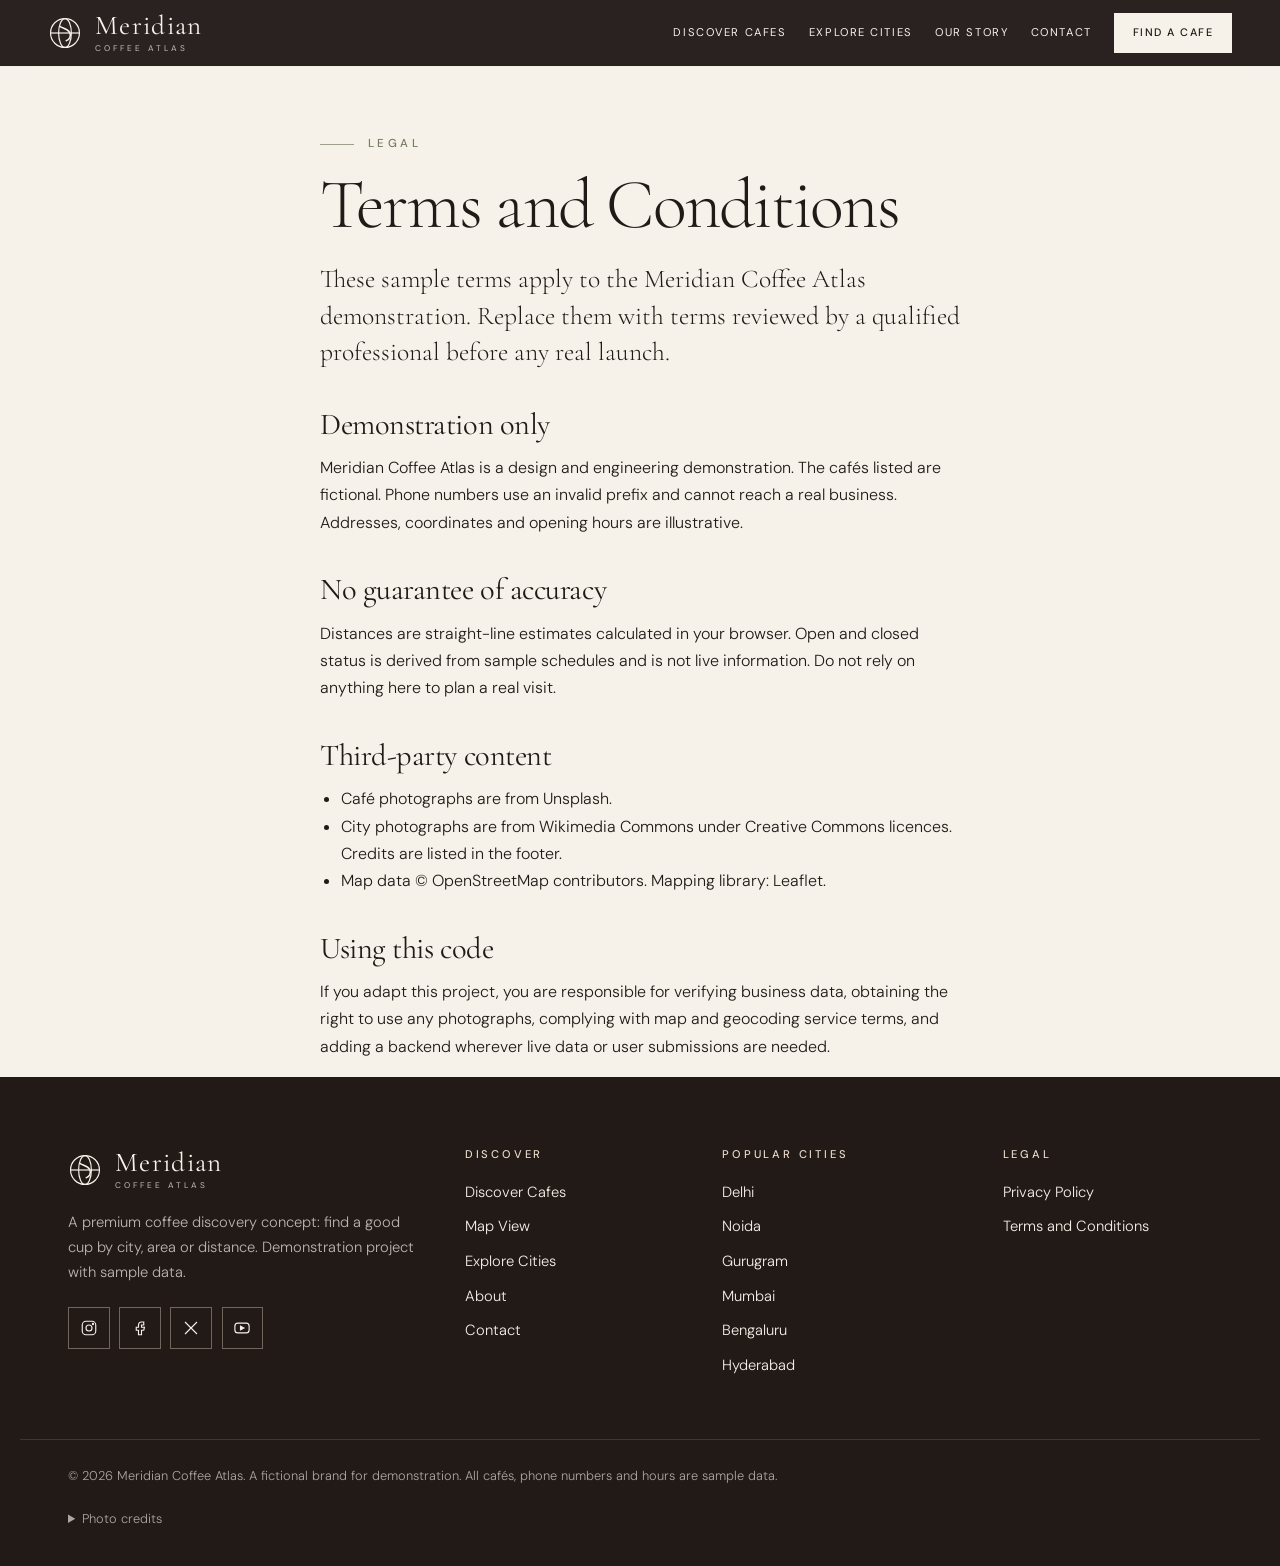
<file: terms.html>
<!DOCTYPE html>
<html lang="en-IN">
<head>
<meta charset="utf-8">
<meta name="viewport" content="width=device-width, initial-scale=1, viewport-fit=cover">
<title>Terms and Conditions · Meridian Coffee Atlas</title>
<meta name="description" content="Terms for the Meridian Coffee Atlas demonstration.">
<meta name="theme-color" content="#211A17">
<link rel="icon" href="assets/icons/favicon.svg" type="image/svg+xml">
<link rel="preconnect" href="https://fonts.googleapis.com">
<link rel="preconnect" href="https://fonts.gstatic.com" crossorigin>
<link rel="stylesheet" href="https://fonts.googleapis.com/css2?family=Cormorant+Garamond:ital,wght@0,300;0,400;0,500;0,600;1,300;1,400;1,500&family=DM+Sans:wght@300;400;500&display=swap">
<link rel="stylesheet" href="css/style.css">
<link rel="stylesheet" href="css/components.css">
<link rel="stylesheet" href="css/responsive.css">
<script>document.documentElement.classList.add('js')</script>
</head>
<body>
<a class="skip" href="#main">Skip to content</a>
<header class="nav is-solid" id="nav">
  <div class="nav__in">
    <a class="brand" href="index.html" aria-label="Meridian Coffee Atlas, home">
      <svg class="brand__mark" viewBox="0 0 40 40" width="34" height="34" aria-hidden="true" fill="none" stroke="currentColor" stroke-width="1.4"><circle cx="20" cy="20" r="17"/><ellipse cx="20" cy="20" rx="7.5" ry="17"/><path d="M3.5 20h33" /><path d="M14.5 12.5c3.5 2.4 8.5 2.4 11 7s-1 8.6-4 9.5" stroke-width="1.8" stroke-linecap="round"/></svg>
      <span class="brand__text">Meridian<small>Coffee Atlas</small></span>
    </a>
    <nav class="nav__links" id="navLinks" aria-label="Primary">
      <a href="index.html#discover">Discover Cafes</a>
      <a href="index.html#cities">Explore Cities</a>
      <a href="index.html#story">Our Story</a>
      <a href="index.html#contact">Contact</a>
      <a href="index.html#discover" class="btn btn--light btn--sm nav__cta">Find a Cafe</a>
    </nav>
    <button class="burger" id="burger" type="button" aria-label="Open menu" aria-expanded="false" aria-controls="navLinks"><span></span><span></span></button>
  </div>
</header>

<main id="main">
<div class="wrap legal">
<p class="eyebrow">Legal</p>
<h1>Terms and Conditions</h1>
<p class="lead">These sample terms apply to the Meridian Coffee Atlas demonstration. Replace them with terms reviewed by a qualified professional before any real launch.</p>
<h2>Demonstration only</h2>
<p>Meridian Coffee Atlas is a design and engineering demonstration. The cafés listed are fictional. Phone numbers use an invalid prefix and cannot reach a real business. Addresses, coordinates and opening hours are illustrative.</p>
<h2>No guarantee of accuracy</h2>
<p>Distances are straight-line estimates calculated in your browser. Open and closed status is derived from sample schedules and is not live information. Do not rely on anything here to plan a real visit.</p>
<h2>Third-party content</h2>
<ul>
<li>Café photographs are from Unsplash.</li>
<li>City photographs are from Wikimedia Commons under Creative Commons licences. Credits are listed in the footer.</li>
<li>Map data © OpenStreetMap contributors. Mapping library: Leaflet.</li>
</ul>
<h2>Using this code</h2>
<p>If you adapt this project, you are responsible for verifying business data, obtaining the right to use any photographs, complying with map and geocoding service terms, and adding a backend wherever live data or user submissions are needed.</p>
</div>
</main>
<footer class="foot">
  <div class="wrap foot__grid">
    <div class="foot__brand">
      <a class="brand brand--foot" href="index.html" aria-label="Meridian Coffee Atlas, home">
        <svg class="brand__mark" viewBox="0 0 40 40" width="34" height="34" aria-hidden="true" fill="none" stroke="currentColor" stroke-width="1.4"><circle cx="20" cy="20" r="17"/><ellipse cx="20" cy="20" rx="7.5" ry="17"/><path d="M3.5 20h33" /><path d="M14.5 12.5c3.5 2.4 8.5 2.4 11 7s-1 8.6-4 9.5" stroke-width="1.8" stroke-linecap="round"/></svg>
        <span class="brand__text">Meridian<small>Coffee Atlas</small></span>
      </a>
      <p>A premium coffee discovery concept: find a good cup by city, area or distance. Demonstration project with sample data.</p>
      <ul class="social" aria-label="Social media">
        <li><a href="https://www.instagram.com/" target="_blank" rel="noopener" aria-label="Instagram"><svg viewBox="0 0 24 24" width="18" height="18" fill="none" stroke="currentColor" stroke-width="1.5"><rect x="3" y="3" width="18" height="18" rx="5"/><circle cx="12" cy="12" r="4"/><circle cx="17.3" cy="6.7" r=".8" fill="currentColor"/></svg></a></li>
        <li><a href="https://www.facebook.com/" target="_blank" rel="noopener" aria-label="Facebook"><svg viewBox="0 0 24 24" width="18" height="18" fill="none" stroke="currentColor" stroke-width="1.5"><path d="M14 8h3V4h-3a4 4 0 0 0-4 4v3H7v4h3v6h4v-6h3l1-4h-4V8z"/></svg></a></li>
        <li><a href="https://x.com/" target="_blank" rel="noopener" aria-label="X"><svg viewBox="0 0 24 24" width="18" height="18" fill="none" stroke="currentColor" stroke-width="1.5"><path d="M4 4l16 16M20 4 4 20"/></svg></a></li>
        <li><a href="https://www.youtube.com/" target="_blank" rel="noopener" aria-label="YouTube"><svg viewBox="0 0 24 24" width="18" height="18" fill="none" stroke="currentColor" stroke-width="1.5"><rect x="2.5" y="5.5" width="19" height="13" rx="4"/><path d="M10 9.5v5l4.5-2.5z" fill="currentColor"/></svg></a></li>
      </ul>
    </div>
    <div>
      <h4>Discover</h4>
      <ul>
        <li><a href="index.html#discover">Discover Cafes</a></li>
        <li><a href="index.html?view=map#discover">Map View</a></li>
        <li><a href="index.html#cities">Explore Cities</a></li>
        <li><a href="index.html#story">About</a></li>
        <li><a href="index.html#contact">Contact</a></li>
      </ul>
    </div>
    <div>
      <h4>Popular cities</h4>
      <ul id="footCities"></ul>
    </div>
    <div>
      <h4>Legal</h4>
      <ul>
        <li><a href="privacy.html">Privacy Policy</a></li>
        <li><a href="terms.html">Terms and Conditions</a></li>
      </ul>
    </div>
  </div>
  <div class="wrap foot__base">
    <p>© <span id="year">2026</span> Meridian Coffee Atlas. A fictional brand for demonstration. All cafés, phone numbers and hours are sample data.</p>
    <details class="credits">
      <summary>Photo credits</summary>
      <p>Café and coffee photographs: Unsplash. City photographs: Wikimedia Commons, used under the licences below.</p>
      <ul id="credits"></ul>
      <p>Map data © <a href="https://www.openstreetmap.org/copyright" target="_blank" rel="noopener">OpenStreetMap</a> contributors. Map library: <a href="https://leafletjs.com" target="_blank" rel="noopener">Leaflet</a>.</p>
    </details>
  </div>
</footer>

<button class="totop" id="toTop" type="button" aria-label="Back to top">↑</button>

<button class="totop" id="toTop" type="button" aria-label="Back to top">↑</button>
<script src="js/cafes-data.js"></script>
<script src="js/utils.js"></script>
<script src="js/legal.js"></script>
</body>
</html>
</file>
<file: assets/vendor/leaflet/leaflet.css>
/* required styles */

.leaflet-pane,
.leaflet-tile,
.leaflet-marker-icon,
.leaflet-marker-shadow,
.leaflet-tile-container,
.leaflet-pane > svg,
.leaflet-pane > canvas,
.leaflet-zoom-box,
.leaflet-image-layer,
.leaflet-layer {
	position: absolute;
	left: 0;
	top: 0;
	}
.leaflet-container {
	overflow: hidden;
	}
.leaflet-tile,
.leaflet-marker-icon,
.leaflet-marker-shadow {
	-webkit-user-select: none;
	   -moz-user-select: none;
	        user-select: none;
	  -webkit-user-drag: none;
	}
/* Prevents IE11 from highlighting tiles in blue */
.leaflet-tile::selection {
	background: transparent;
}
/* Safari renders non-retina tile on retina better with this, but Chrome is worse */
.leaflet-safari .leaflet-tile {
	image-rendering: -webkit-optimize-contrast;
	}
/* hack that prevents hw layers "stretching" when loading new tiles */
.leaflet-safari .leaflet-tile-container {
	width: 1600px;
	height: 1600px;
	-webkit-transform-origin: 0 0;
	}
.leaflet-marker-icon,
.leaflet-marker-shadow {
	display: block;
	}
/* .leaflet-container svg: reset svg max-width decleration shipped in Joomla! (joomla.org) 3.x */
/* .leaflet-container img: map is broken in FF if you have max-width: 100% on tiles */
.leaflet-container .leaflet-overlay-pane svg {
	max-width: none !important;
	max-height: none !important;
	}
.leaflet-container .leaflet-marker-pane img,
.leaflet-container .leaflet-shadow-pane img,
.leaflet-container .leaflet-tile-pane img,
.leaflet-container img.leaflet-image-layer,
.leaflet-container .leaflet-tile {
	max-width: none !important;
	max-height: none !important;
	width: auto;
	padding: 0;
	}

.leaflet-container img.leaflet-tile {
	/* See: https://bugs.chromium.org/p/chromium/issues/detail?id=600120 */
	mix-blend-mode: plus-lighter;
}

.leaflet-container.leaflet-touch-zoom {
	-ms-touch-action: pan-x pan-y;
	touch-action: pan-x pan-y;
	}
.leaflet-container.leaflet-touch-drag {
	-ms-touch-action: pinch-zoom;
	/* Fallback for FF which doesn't support pinch-zoom */
	touch-action: none;
	touch-action: pinch-zoom;
}
.leaflet-container.leaflet-touch-drag.leaflet-touch-zoom {
	-ms-touch-action: none;
	touch-action: none;
}
.leaflet-container {
	-webkit-tap-highlight-color: transparent;
}
.leaflet-container a {
	-webkit-tap-highlight-color: rgba(51, 181, 229, 0.4);
}
.leaflet-tile {
	filter: inherit;
	visibility: hidden;
	}
.leaflet-tile-loaded {
	visibility: inherit;
	}
.leaflet-zoom-box {
	width: 0;
	height: 0;
	-moz-box-sizing: border-box;
	     box-sizing: border-box;
	z-index: 800;
	}
/* workaround for https://bugzilla.mozilla.org/show_bug.cgi?id=888319 */
.leaflet-overlay-pane svg {
	-moz-user-select: none;
	}

.leaflet-pane         { z-index: 400; }

.leaflet-tile-pane    { z-index: 200; }
.leaflet-overlay-pane { z-index: 400; }
.leaflet-shadow-pane  { z-index: 500; }
.leaflet-marker-pane  { z-index: 600; }
.leaflet-tooltip-pane   { z-index: 650; }
.leaflet-popup-pane   { z-index: 700; }

.leaflet-map-pane canvas { z-index: 100; }
.leaflet-map-pane svg    { z-index: 200; }

.leaflet-vml-shape {
	width: 1px;
	height: 1px;
	}
.lvml {
	behavior: url(#default#VML);
	display: inline-block;
	position: absolute;
	}


/* control positioning */

.leaflet-control {
	position: relative;
	z-index: 800;
	pointer-events: visiblePainted; /* IE 9-10 doesn't have auto */
	pointer-events: auto;
	}
.leaflet-top,
.leaflet-bottom {
	position: absolute;
	z-index: 1000;
	pointer-events: none;
	}
.leaflet-top {
	top: 0;
	}
.leaflet-right {
	right: 0;
	}
.leaflet-bottom {
	bottom: 0;
	}
.leaflet-left {
	left: 0;
	}
.leaflet-control {
	float: left;
	clear: both;
	}
.leaflet-right .leaflet-control {
	float: right;
	}
.leaflet-top .leaflet-control {
	margin-top: 10px;
	}
.leaflet-bottom .leaflet-control {
	margin-bottom: 10px;
	}
.leaflet-left .leaflet-control {
	margin-left: 10px;
	}
.leaflet-right .leaflet-control {
	margin-right: 10px;
	}


/* zoom and fade animations */

.leaflet-fade-anim .leaflet-popup {
	opacity: 0;
	-webkit-transition: opacity 0.2s linear;
	   -moz-transition: opacity 0.2s linear;
	        transition: opacity 0.2s linear;
	}
.leaflet-fade-anim .leaflet-map-pane .leaflet-popup {
	opacity: 1;
	}
.leaflet-zoom-animated {
	-webkit-transform-origin: 0 0;
	    -ms-transform-origin: 0 0;
	        transform-origin: 0 0;
	}
svg.leaflet-zoom-animated {
	will-change: transform;
}

.leaflet-zoom-anim .leaflet-zoom-animated {
	-webkit-transition: -webkit-transform 0.25s cubic-bezier(0,0,0.25,1);
	   -moz-transition:    -moz-transform 0.25s cubic-bezier(0,0,0.25,1);
	        transition:         transform 0.25s cubic-bezier(0,0,0.25,1);
	}
.leaflet-zoom-anim .leaflet-tile,
.leaflet-pan-anim .leaflet-tile {
	-webkit-transition: none;
	   -moz-transition: none;
	        transition: none;
	}

.leaflet-zoom-anim .leaflet-zoom-hide {
	visibility: hidden;
	}


/* cursors */

.leaflet-interactive {
	cursor: pointer;
	}
.leaflet-grab {
	cursor: -webkit-grab;
	cursor:    -moz-grab;
	cursor:         grab;
	}
.leaflet-crosshair,
.leaflet-crosshair .leaflet-interactive {
	cursor: crosshair;
	}
.leaflet-popup-pane,
.leaflet-control {
	cursor: auto;
	}
.leaflet-dragging .leaflet-grab,
.leaflet-dragging .leaflet-grab .leaflet-interactive,
.leaflet-dragging .leaflet-marker-draggable {
	cursor: move;
	cursor: -webkit-grabbing;
	cursor:    -moz-grabbing;
	cursor:         grabbing;
	}

/* marker & overlays interactivity */
.leaflet-marker-icon,
.leaflet-marker-shadow,
.leaflet-image-layer,
.leaflet-pane > svg path,
.leaflet-tile-container {
	pointer-events: none;
	}

.leaflet-marker-icon.leaflet-interactive,
.leaflet-image-layer.leaflet-interactive,
.leaflet-pane > svg path.leaflet-interactive,
svg.leaflet-image-layer.leaflet-interactive path {
	pointer-events: visiblePainted; /* IE 9-10 doesn't have auto */
	pointer-events: auto;
	}

/* visual tweaks */

.leaflet-container {
	background: #ddd;
	outline-offset: 1px;
	}
.leaflet-container a {
	color: #0078A8;
	}
.leaflet-zoom-box {
	border: 2px dotted #38f;
	background: rgba(255,255,255,0.5);
	}


/* general typography */
.leaflet-container {
	font-family: "Helvetica Neue", Arial, Helvetica, sans-serif;
	font-size: 12px;
	font-size: 0.75rem;
	line-height: 1.5;
	}


/* general toolbar styles */

.leaflet-bar {
	box-shadow: 0 1px 5px rgba(0,0,0,0.65);
	border-radius: 4px;
	}
.leaflet-bar a {
	background-color: #fff;
	border-bottom: 1px solid #ccc;
	width: 26px;
	height: 26px;
	line-height: 26px;
	display: block;
	text-align: center;
	text-decoration: none;
	color: black;
	}
.leaflet-bar a,
.leaflet-control-layers-toggle {
	background-position: 50% 50%;
	background-repeat: no-repeat;
	display: block;
	}
.leaflet-bar a:hover,
.leaflet-bar a:focus {
	background-color: #f4f4f4;
	}
.leaflet-bar a:first-child {
	border-top-left-radius: 4px;
	border-top-right-radius: 4px;
	}
.leaflet-bar a:last-child {
	border-bottom-left-radius: 4px;
	border-bottom-right-radius: 4px;
	border-bottom: none;
	}
.leaflet-bar a.leaflet-disabled {
	cursor: default;
	background-color: #f4f4f4;
	color: #bbb;
	}

.leaflet-touch .leaflet-bar a {
	width: 30px;
	height: 30px;
	line-height: 30px;
	}
.leaflet-touch .leaflet-bar a:first-child {
	border-top-left-radius: 2px;
	border-top-right-radius: 2px;
	}
.leaflet-touch .leaflet-bar a:last-child {
	border-bottom-left-radius: 2px;
	border-bottom-right-radius: 2px;
	}

/* zoom control */

.leaflet-control-zoom-in,
.leaflet-control-zoom-out {
	font: bold 18px 'Lucida Console', Monaco, monospace;
	text-indent: 1px;
	}

.leaflet-touch .leaflet-control-zoom-in, .leaflet-touch .leaflet-control-zoom-out  {
	font-size: 22px;
	}


/* layers control */

.leaflet-control-layers {
	box-shadow: 0 1px 5px rgba(0,0,0,0.4);
	background: #fff;
	border-radius: 5px;
	}
.leaflet-control-layers-toggle {
	background-image: url(images/layers.png);
	width: 36px;
	height: 36px;
	}
.leaflet-retina .leaflet-control-layers-toggle {
	background-image: url(images/layers-2x.png);
	background-size: 26px 26px;
	}
.leaflet-touch .leaflet-control-layers-toggle {
	width: 44px;
	height: 44px;
	}
.leaflet-control-layers .leaflet-control-layers-list,
.leaflet-control-layers-expanded .leaflet-control-layers-toggle {
	display: none;
	}
.leaflet-control-layers-expanded .leaflet-control-layers-list {
	display: block;
	position: relative;
	}
.leaflet-control-layers-expanded {
	padding: 6px 10px 6px 6px;
	color: #333;
	background: #fff;
	}
.leaflet-control-layers-scrollbar {
	overflow-y: scroll;
	overflow-x: hidden;
	padding-right: 5px;
	}
.leaflet-control-layers-selector {
	margin-top: 2px;
	position: relative;
	top: 1px;
	}
.leaflet-control-layers label {
	display: block;
	font-size: 13px;
	font-size: 1.08333em;
	}
.leaflet-control-layers-separator {
	height: 0;
	border-top: 1px solid #ddd;
	margin: 5px -10px 5px -6px;
	}

/* Default icon URLs */
.leaflet-default-icon-path { /* used only in path-guessing heuristic, see L.Icon.Default */
	background-image: url(images/marker-icon.png);
	}


/* attribution and scale controls */

.leaflet-container .leaflet-control-attribution {
	background: #fff;
	background: rgba(255, 255, 255, 0.8);
	margin: 0;
	}
.leaflet-control-attribution,
.leaflet-control-scale-line {
	padding: 0 5px;
	color: #333;
	line-height: 1.4;
	}
.leaflet-control-attribution a {
	text-decoration: none;
	}
.leaflet-control-attribution a:hover,
.leaflet-control-attribution a:focus {
	text-decoration: underline;
	}
.leaflet-attribution-flag {
	display: inline !important;
	vertical-align: baseline !important;
	width: 1em;
	height: 0.6669em;
	}
.leaflet-left .leaflet-control-scale {
	margin-left: 5px;
	}
.leaflet-bottom .leaflet-control-scale {
	margin-bottom: 5px;
	}
.leaflet-control-scale-line {
	border: 2px solid #777;
	border-top: none;
	line-height: 1.1;
	padding: 2px 5px 1px;
	white-space: nowrap;
	-moz-box-sizing: border-box;
	     box-sizing: border-box;
	background: rgba(255, 255, 255, 0.8);
	text-shadow: 1px 1px #fff;
	}
.leaflet-control-scale-line:not(:first-child) {
	border-top: 2px solid #777;
	border-bottom: none;
	margin-top: -2px;
	}
.leaflet-control-scale-line:not(:first-child):not(:last-child) {
	border-bottom: 2px solid #777;
	}

.leaflet-touch .leaflet-control-attribution,
.leaflet-touch .leaflet-control-layers,
.leaflet-touch .leaflet-bar {
	box-shadow: none;
	}
.leaflet-touch .leaflet-control-layers,
.leaflet-touch .leaflet-bar {
	border: 2px solid rgba(0,0,0,0.2);
	background-clip: padding-box;
	}


/* popup */

.leaflet-popup {
	position: absolute;
	text-align: center;
	margin-bottom: 20px;
	}
.leaflet-popup-content-wrapper {
	padding: 1px;
	text-align: left;
	border-radius: 12px;
	}
.leaflet-popup-content {
	margin: 13px 24px 13px 20px;
	line-height: 1.3;
	font-size: 13px;
	font-size: 1.08333em;
	min-height: 1px;
	}
.leaflet-popup-content p {
	margin: 17px 0;
	margin: 1.3em 0;
	}
.leaflet-popup-tip-container {
	width: 40px;
	height: 20px;
	position: absolute;
	left: 50%;
	margin-top: -1px;
	margin-left: -20px;
	overflow: hidden;
	pointer-events: none;
	}
.leaflet-popup-tip {
	width: 17px;
	height: 17px;
	padding: 1px;

	margin: -10px auto 0;
	pointer-events: auto;

	-webkit-transform: rotate(45deg);
	   -moz-transform: rotate(45deg);
	    -ms-transform: rotate(45deg);
	        transform: rotate(45deg);
	}
.leaflet-popup-content-wrapper,
.leaflet-popup-tip {
	background: white;
	color: #333;
	box-shadow: 0 3px 14px rgba(0,0,0,0.4);
	}
.leaflet-container a.leaflet-popup-close-button {
	position: absolute;
	top: 0;
	right: 0;
	border: none;
	text-align: center;
	width: 24px;
	height: 24px;
	font: 16px/24px Tahoma, Verdana, sans-serif;
	color: #757575;
	text-decoration: none;
	background: transparent;
	}
.leaflet-container a.leaflet-popup-close-button:hover,
.leaflet-container a.leaflet-popup-close-button:focus {
	color: #585858;
	}
.leaflet-popup-scrolled {
	overflow: auto;
	}

.leaflet-oldie .leaflet-popup-content-wrapper {
	-ms-zoom: 1;
	}
.leaflet-oldie .leaflet-popup-tip {
	width: 24px;
	margin: 0 auto;

	-ms-filter: "progid:DXImageTransform.Microsoft.Matrix(M11=0.70710678, M12=0.70710678, M21=-0.70710678, M22=0.70710678)";
	filter: progid:DXImageTransform.Microsoft.Matrix(M11=0.70710678, M12=0.70710678, M21=-0.70710678, M22=0.70710678);
	}

.leaflet-oldie .leaflet-control-zoom,
.leaflet-oldie .leaflet-control-layers,
.leaflet-oldie .leaflet-popup-content-wrapper,
.leaflet-oldie .leaflet-popup-tip {
	border: 1px solid #999;
	}


/* div icon */

.leaflet-div-icon {
	background: #fff;
	border: 1px solid #666;
	}


/* Tooltip */
/* Base styles for the element that has a tooltip */
.leaflet-tooltip {
	position: absolute;
	padding: 6px;
	background-color: #fff;
	border: 1px solid #fff;
	border-radius: 3px;
	color: #222;
	white-space: nowrap;
	-webkit-user-select: none;
	-moz-user-select: none;
	-ms-user-select: none;
	user-select: none;
	pointer-events: none;
	box-shadow: 0 1px 3px rgba(0,0,0,0.4);
	}
.leaflet-tooltip.leaflet-interactive {
	cursor: pointer;
	pointer-events: auto;
	}
.leaflet-tooltip-top:before,
.leaflet-tooltip-bottom:before,
.leaflet-tooltip-left:before,
.leaflet-tooltip-right:before {
	position: absolute;
	pointer-events: none;
	border: 6px solid transparent;
	background: transparent;
	content: "";
	}

/* Directions */

.leaflet-tooltip-bottom {
	margin-top: 6px;
}
.leaflet-tooltip-top {
	margin-top: -6px;
}
.leaflet-tooltip-bottom:before,
.leaflet-tooltip-top:before {
	left: 50%;
	margin-left: -6px;
	}
.leaflet-tooltip-top:before {
	bottom: 0;
	margin-bottom: -12px;
	border-top-color: #fff;
	}
.leaflet-tooltip-bottom:before {
	top: 0;
	margin-top: -12px;
	margin-left: -6px;
	border-bottom-color: #fff;
	}
.leaflet-tooltip-left {
	margin-left: -6px;
}
.leaflet-tooltip-right {
	margin-left: 6px;
}
.leaflet-tooltip-left:before,
.leaflet-tooltip-right:before {
	top: 50%;
	margin-top: -6px;
	}
.leaflet-tooltip-left:before {
	right: 0;
	margin-right: -12px;
	border-left-color: #fff;
	}
.leaflet-tooltip-right:before {
	left: 0;
	margin-left: -12px;
	border-right-color: #fff;
	}

/* Printing */

@media print {
	/* Prevent printers from removing background-images of controls. */
	.leaflet-control {
		-webkit-print-color-adjust: exact;
		print-color-adjust: exact;
		}
	}
</file>
<file: css/style.css>
/* =========================================================
   Meridian Coffee Atlas: base styles
   Tokens, reset, typography, layout, navigation, hero, sections, footer.
   Component styles live in components.css; breakpoints in responsive.css.
   ========================================================= */

:root {
  --espresso: #211A17;
  --ivory: #F6F1E9;
  --brown: #795B45;
  --olive: #777D61;
  --beige: #E5D8C8;
  --white: #FFFFFF;
  --muted: #6a5d54;            /* body-secondary text on ivory (AA contrast) */
  --line: rgba(33, 26, 23, .16);

  --serif: "Cormorant Garamond", Georgia, "Times New Roman", serif;
  --sans: "DM Sans", system-ui, -apple-system, "Segoe UI", Roboto, Arial, sans-serif;

  --max: 77.5rem;
  --gutter: clamp(1.25rem, 4vw, 3rem);
  --nav-h: 4.5rem;
  --ease: cubic-bezier(.22, .61, .36, 1);
  --ease-io: cubic-bezier(.77, 0, .18, 1);
}

*, *::before, *::after { box-sizing: border-box; }
html { -webkit-text-size-adjust: 100%; scroll-behavior: smooth; scroll-padding-top: calc(var(--nav-h) + .5rem); }
body {
  margin: 0; background: var(--ivory); color: var(--espresso);
  font: 300 1rem/1.7 var(--sans); -webkit-font-smoothing: antialiased; overflow-x: hidden;
}
body.navlock { overflow: hidden; }
img { display: block; max-width: 100%; height: auto; }
a { color: inherit; }
ul { margin: 0; padding: 0; list-style: none; }
p { margin: 0 0 1.1em; }
button, input, select, textarea { font: inherit; color: inherit; }
button { cursor: pointer; }
address { font-style: normal; }
h1, h2, h3, h4 { margin: 0; font-family: var(--serif); font-weight: 400; line-height: 1.08; }
h1 { font-size: clamp(3rem, 8.5vw, 7.2rem); font-weight: 300; letter-spacing: -.025em; line-height: .96; }
h2 { font-size: clamp(2.2rem, 4.8vw, 3.9rem); letter-spacing: -.015em; }
h1 em, h2 em { font-style: italic; color: var(--brown); }
.h3 { font-size: clamp(1.6rem, 2.4vw, 2rem); margin: 2.4rem 0 1rem; }
.h3 small { font: 300 .8rem var(--sans); color: var(--muted); letter-spacing: .04em; margin-left: .4rem; }

:focus-visible { outline: 2px solid var(--olive); outline-offset: 3px; }
.nav :focus-visible, .hero :focus-visible, .foot :focus-visible, .dhero :focus-visible, .form :focus-visible { outline-color: var(--beige); }
.sr { position: absolute; width: 1px; height: 1px; overflow: hidden; clip: rect(0 0 0 0); white-space: nowrap; }
.skip { position: absolute; left: 1rem; top: -5rem; z-index: 400; padding: .75rem 1.25rem; background: var(--ivory); color: var(--espresso); }
.skip:focus { top: 1rem; }

.wrap { width: 100%; max-width: var(--max); margin-inline: auto; padding-inline: var(--gutter); }
.sec { padding-block: clamp(4.5rem, 9vw, 8rem); }
.sec--ivory { background: #EFE7DB; }
.eyebrow {
  display: flex; align-items: center; gap: .9rem; margin: 0 0 1.2rem;
  font: 500 .72rem/1.4 var(--sans); letter-spacing: .3em; text-transform: uppercase; color: var(--olive);
}
.eyebrow::before { content: ""; width: 2.1rem; height: 1px; background: currentColor; opacity: .7; }
.lead { font-family: var(--serif); font-size: clamp(1.3rem, 1.1rem + .8vw, 1.6rem); line-height: 1.42; margin: 1.4rem 0 1.6rem; }
.prose p { max-width: 62ch; }
.head { margin-bottom: clamp(2.5rem, 5vw, 4rem); }
.head--split { display: flex; justify-content: space-between; align-items: flex-end; flex-wrap: wrap; gap: 1.5rem 4rem; }
.head__aside { max-width: 40ch; margin: 0; font-size: .92rem; color: var(--muted); }

/* ---------- Scroll reveal (only when JS runs) ---------- */
.js .rv { opacity: 0; transform: translateY(28px); transition: opacity 1s var(--ease), transform 1s var(--ease); transition-delay: calc(var(--i, 0) * 110ms); }
.js .rv.is-in { opacity: 1; transform: none; }
.mask { overflow: hidden; }
.js .mask { clip-path: inset(100% 0 0 0); transition: clip-path 1.3s var(--ease-io); }
.js .mask.is-in { clip-path: inset(0); }
.mask img { width: 100%; height: 100%; object-fit: cover; }
.js .mask img { scale: 1.16; transition: scale 1.7s var(--ease); }
.js .mask.is-in img { scale: 1; }
.mask img[data-parallax] { scale: 1.14; }
.js .mask img[data-parallax] { scale: 1.3; }
.js .mask.is-in img[data-parallax] { scale: 1.14; }

/* ---------- Navigation ---------- */
.nav { position: fixed; inset: 0 0 auto 0; z-index: 100; color: var(--ivory); transition: background .5s var(--ease), box-shadow .5s var(--ease); }
.nav.is-solid { background: rgba(33, 26, 23, .96); -webkit-backdrop-filter: blur(10px); backdrop-filter: blur(10px); box-shadow: 0 1px 0 rgba(229, 216, 200, .14); }
.nav__in { max-width: 87.5rem; margin: 0 auto; height: var(--nav-h); padding-inline: var(--gutter); display: flex; align-items: center; justify-content: space-between; gap: 1.5rem; transition: height .4s var(--ease); }
.nav.is-solid .nav__in { height: 4.1rem; }
.brand { display: inline-flex; align-items: center; gap: .8rem; text-decoration: none; }
.brand__mark { flex: none; }
.brand__text { display: flex; flex-direction: column; font: 400 1.7rem/1 var(--serif); letter-spacing: .05em; }
.brand__text small { margin-top: .35rem; font: 400 .52rem/1 var(--sans); letter-spacing: .36em; text-transform: uppercase; opacity: .75; }
.nav__links { display: flex; align-items: center; gap: 2rem; font: 400 .74rem/1.2 var(--sans); letter-spacing: .14em; text-transform: uppercase; }
.nav__links a:not(.btn) { position: relative; padding: .3rem 0; text-decoration: none; }
.nav__links a:not(.btn)::after { content: ""; position: absolute; left: 0; bottom: 0; width: 100%; height: 1px; background: currentColor; transform: scaleX(0); transform-origin: right; transition: transform .45s var(--ease); }
.nav__links a:not(.btn):hover::after, .nav__links a.is-current::after { transform: scaleX(1); transform-origin: left; }
.burger { display: none; position: relative; z-index: 120; width: 2.75rem; height: 2.75rem; border: 0; background: none; }
.burger span { position: absolute; left: .7rem; right: .7rem; height: 1px; background: currentColor; transition: transform .45s var(--ease), top .45s var(--ease); }
.burger span:first-child { top: 1.1rem; } .burger span:last-child { top: 1.6rem; }
.burger[aria-expanded="true"] span:first-child { top: 1.35rem; transform: rotate(45deg); }
.burger[aria-expanded="true"] span:last-child { top: 1.35rem; transform: rotate(-45deg); }

/* ---------- Hero ---------- */
.hero { position: relative; min-height: 100vh; min-height: 100svh; display: flex; align-items: center; overflow: hidden; color: var(--ivory); padding: calc(var(--nav-h) + 3rem) 0 4rem; }
.hero__bg { position: absolute; inset: -8% 0; background: var(--espresso); will-change: transform; }
.hero__bg img { width: 100%; height: 100%; object-fit: cover; object-position: center 40%; animation: zoom 26s var(--ease) both; }
.hero__shade { position: absolute; inset: 0; background: radial-gradient(ellipse at 25% 55%, rgba(24, 17, 14, .42), rgba(24, 17, 14, .8) 85%), rgba(24, 17, 14, .28); }
.hero__in { position: relative; }
.hero .eyebrow { color: var(--beige); }
.hero h1 em { color: var(--beige); }
.hero__lead { max-width: 46ch; margin: 1.6rem 0 2.2rem; font: 300 clamp(1.05rem, 1.4vw, 1.25rem)/1.6 var(--sans); opacity: .92; }
.hero__status { min-height: 1.6em; margin: .9rem 0 0; font-size: .9rem; color: var(--beige); }
.hero__status.is-error { color: #f0b4a2; }
.hero__stats { display: flex; flex-wrap: wrap; gap: .6rem 2.4rem; margin-top: 2.2rem; padding-top: 1.4rem; border-top: 1px solid rgba(246, 241, 233, .25); font-size: .72rem; letter-spacing: .2em; text-transform: uppercase; }
.hero__stats strong { font: 400 1.7rem/1 var(--serif); letter-spacing: 0; margin-right: .5rem; }
@keyframes zoom { from { scale: 1.12; } to { scale: 1; } }

/* ---------- Story ---------- */
.story__grid { display: grid; gap: 3rem; align-items: center; }
.story__imgs { position: relative; padding-bottom: 16%; }
.story__main { width: 84%; aspect-ratio: 4 / 5; }
.story__small { position: absolute; right: 0; bottom: 0; width: 52%; aspect-ratio: 4 / 3; border: .6rem solid var(--ivory); }

/* ---------- Footer ---------- */
.foot { background: var(--espresso); color: var(--ivory); padding: 4.5rem 0 2rem; font-size: .92rem; }
.foot__grid { display: grid; gap: 2.6rem; }
.brand--foot { margin-bottom: 1.2rem; }
.foot p { color: rgba(246, 241, 233, .72); max-width: 38ch; }
.foot h4 { margin-bottom: 1.2rem; font: 500 .7rem/1 var(--sans); letter-spacing: .25em; text-transform: uppercase; color: var(--beige); }
.foot li { margin-bottom: .6rem; }
.foot a { text-decoration: none; transition: color .3s; }
.foot a:hover { color: var(--beige); text-decoration: underline; text-underline-offset: .3em; }
.social { display: flex; gap: .6rem; margin-top: 1.4rem; }
.social li { margin: 0; }
.social a { display: grid; place-items: center; width: 2.6rem; height: 2.6rem; border: 1px solid rgba(229, 216, 200, .4); transition: background .35s var(--ease), color .35s var(--ease); }
.social a:hover { background: var(--ivory); color: var(--espresso); text-decoration: none; }
.foot__base { margin-top: 3.2rem; padding-top: 1.6rem; border-top: 1px solid rgba(229, 216, 200, .15); font-size: .8rem; }
.foot__base p { max-width: none; margin: 0 0 1rem; color: rgba(246, 241, 233, .65); }
.credits { color: rgba(246, 241, 233, .65); }
.credits summary { cursor: pointer; width: max-content; padding: .3rem 0; }
.credits ul { margin: .8rem 0; columns: 2; column-gap: 2rem; }
.credits li { margin-bottom: .35rem; break-inside: avoid; }
.credits p { margin: .6rem 0; }
.totop { position: fixed; right: max(1.2rem, env(safe-area-inset-right)); bottom: max(1.2rem, env(safe-area-inset-bottom)); z-index: 90; width: 3rem; height: 3rem; border: 1px solid rgba(229, 216, 200, .4); background: var(--espresso); color: var(--ivory); opacity: 0; visibility: hidden; transform: translateY(10px); transition: .4s var(--ease); }
.totop.is-show { opacity: 1; visibility: visible; transform: none; }
.totop:hover { background: var(--brown); }
</file>
<file: css/components.css>
/* =========================================================
   Meridian Coffee Atlas: components
   Buttons, finder, filters, toolbar, cards, badges, pager, map,
   cities, forms, detail page, legal pages.
   ========================================================= */

/* ---------- Buttons ---------- */
.btn {
  display: inline-flex; align-items: center; justify-content: center; gap: .7rem;
  min-height: 2.9rem; padding: .85rem 1.7rem; border: 1px solid transparent; background: transparent;
  font: 500 .72rem/1.2 var(--sans); letter-spacing: .18em; text-transform: uppercase; text-decoration: none; text-align: center;
  transition: background .4s var(--ease), color .4s var(--ease), border-color .4s var(--ease);
}
.btn--sm { min-height: 2.5rem; padding: .6rem 1.1rem; font-size: .68rem; letter-spacing: .14em; }
.btn--block { width: 100%; }
.btn .arr { display: inline-block; transition: transform .45s var(--ease); }
.btn:hover .arr { transform: translateX(6px); }
.btn--light { background: var(--ivory); color: var(--espresso); }
.btn--light:hover { background: var(--beige); }
.btn--primary { background: var(--brown); color: var(--white); }
.btn--primary:hover { background: #8d6b52; }
.btn--dark { background: var(--espresso); color: var(--ivory); border-color: var(--espresso); }
.btn--dark:hover { background: var(--olive); border-color: var(--olive); }
.btn--line { border-color: var(--espresso); color: var(--espresso); }
.btn--line:hover { background: var(--espresso); color: var(--ivory); }
.btn--text { padding-inline: .3rem; min-height: 2.4rem; color: var(--espresso); position: relative; }
.btn--text::after { content: ""; position: absolute; left: .3rem; right: .3rem; bottom: .45rem; height: 1px; background: currentColor; transform-origin: left; transition: transform .45s var(--ease); }
.btn--text:hover::after { transform: scaleX(.35); }
.btn[disabled] { opacity: .55; cursor: progress; }

/* ---------- Hero finder (search bar) ---------- */
.finder { display: flex; align-items: stretch; max-width: 56rem; background: var(--ivory); color: var(--espresso); box-shadow: 0 1.6rem 3rem rgba(0, 0, 0, .35); }
.finder__field { flex: 1 1 auto; display: flex; align-items: center; gap: .8rem; padding: 0 1.3rem; min-width: 0; color: var(--brown); }
.finder__field input { width: 100%; min-height: 4rem; border: 0; background: transparent; font-size: 1rem; color: var(--espresso); }
.finder__field input::placeholder { color: #8a7d73; }
.finder__field input:focus { outline: 0; }
.finder:focus-within { outline: 2px solid var(--beige); outline-offset: 3px; }
.finder__locate { flex: none; display: inline-flex; align-items: center; gap: .6rem; padding: 0 1.4rem; border: 0; border-left: 1px solid var(--line); background: transparent; font: 500 .7rem/1.2 var(--sans); letter-spacing: .14em; text-transform: uppercase; color: var(--espresso); transition: background .35s var(--ease), color .35s var(--ease); }
.finder__locate:hover { background: var(--beige); }
.finder__locate[disabled] { opacity: .6; cursor: progress; }
.finder__go { flex: none; min-height: 4rem; padding-inline: 2.2rem; }

/* ---------- Filters ---------- */
.filters { display: grid; grid-template-columns: repeat(3, 1fr) 1.4fr; gap: 1.2rem 1.6rem; padding-bottom: 1.8rem; border-bottom: 1px solid var(--line); }
.filters__row { grid-column: 1 / -1; display: flex; justify-content: space-between; align-items: center; flex-wrap: wrap; gap: .6rem 1.5rem; }
.field { display: flex; flex-direction: column; min-width: 0; }
.field label { margin-bottom: .35rem; font: 500 .66rem/1.4 var(--sans); letter-spacing: .22em; text-transform: uppercase; color: var(--muted); }
.field select, .field input[type="search"], .field input[type="text"], .field input[type="email"], .field textarea {
  width: 100%; min-height: 2.9rem; padding: .6rem .2rem; border: 0; border-bottom: 1px solid rgba(33, 26, 23, .35); border-radius: 0; background: transparent;
  -webkit-appearance: none; appearance: none; transition: border-color .35s var(--ease);
}
.field select { padding-right: 1.6rem; cursor: pointer; background: url("data:image/svg+xml,%3Csvg xmlns='http://www.w3.org/2000/svg' width='12' height='8' fill='none' stroke='%23795B45' stroke-width='1.3'%3E%3Cpath d='M1 1l5 5 5-5'/%3E%3C/svg%3E") no-repeat right .2rem center; }
.field select:focus, .field input:focus, .field textarea:focus { outline: 0; border-bottom-color: var(--espresso); }
.field--inline { flex-direction: row; align-items: center; gap: .8rem; }
.field--inline label { margin: 0; white-space: nowrap; }
.field--inline select { min-width: 9.5rem; }
.switch { display: inline-flex; align-items: center; gap: .8rem; cursor: pointer; font-size: .92rem; }
.switch small { color: var(--muted); font-size: .78rem; }
.switch input { position: absolute; opacity: 0; width: 1px; height: 1px; }
.switch__ui { position: relative; flex: none; width: 2.6rem; height: 1.4rem; border: 1px solid var(--espresso); transition: background .35s var(--ease); }
.switch__ui::after { content: ""; position: absolute; top: 2px; left: 2px; width: calc(1.4rem - 6px); height: calc(1.4rem - 6px); background: var(--espresso); transition: transform .35s var(--ease), background .35s; }
.switch input:checked + .switch__ui { background: var(--olive); border-color: var(--olive); }
.switch input:checked + .switch__ui::after { transform: translateX(1.2rem); background: var(--white); }
.switch input:focus-visible + .switch__ui { outline: 2px solid var(--olive); outline-offset: 3px; }

/* ---------- Toolbar ---------- */
.toolbar { display: flex; justify-content: space-between; align-items: center; flex-wrap: wrap; gap: 1rem 2rem; margin: 1.8rem 0 1.4rem; }
.toolbar__count { margin: 0; font: 400 1.3rem/1.2 var(--serif); }
.toolbar__count strong { font-weight: 500; font-size: 1.7rem; }
.toolbar__count span { font: 300 .9rem var(--sans); color: var(--muted); }
.toolbar__tools { display: flex; align-items: center; flex-wrap: wrap; gap: 1rem 1.8rem; }
.seg { display: inline-flex; border: 1px solid var(--espresso); }
.seg button { display: inline-flex; align-items: center; gap: .5rem; min-height: 2.6rem; padding: 0 1.1rem; border: 0; background: transparent; font: 500 .68rem/1 var(--sans); letter-spacing: .14em; text-transform: uppercase; transition: background .35s var(--ease), color .35s var(--ease); }
.seg button + button { border-left: 1px solid var(--espresso); }
.seg button[aria-pressed="true"] { background: var(--espresso); color: var(--ivory); }
.seg button:not([aria-pressed="true"]):hover { background: var(--beige); }
.notice { margin: 0 0 1.4rem; padding: .9rem 1.2rem; border-left: 2px solid var(--olive); background: rgba(119, 125, 97, .12); font-size: .88rem; }
.notice[hidden] { display: none; }

/* ---------- Results layout ---------- */
.results[data-view="list"] .results__map { display: none; }
.results[data-view="map"] { display: grid; grid-template-columns: minmax(0, 1.55fr) minmax(0, 1fr); gap: 1.8rem; align-items: start; }
.results__map { position: sticky; top: calc(var(--nav-h) + 1rem); }
.results[data-view="map"] .results__list { max-height: 44rem; overflow-y: auto; padding-right: .4rem; overscroll-behavior: contain; }
.grid { display: grid; grid-template-columns: repeat(3, minmax(0, 1fr)); gap: 2.4rem 1.8rem; }
.results[data-view="map"] .grid { grid-template-columns: 1fr; gap: 1.2rem; }

/* ---------- Cafe cards ---------- */
.card { display: flex; flex-direction: column; background: var(--white); border: 1px solid rgba(33, 26, 23, .1); transition: box-shadow .5s var(--ease), border-color .4s var(--ease); animation: rise .7s var(--ease) both; animation-delay: var(--d, 0ms); }
.card:hover { box-shadow: 0 1.2rem 2.4rem rgba(33, 26, 23, .12); }
.card.is-active { border-color: var(--olive); box-shadow: 0 0 0 2px var(--olive); }
.card__media { position: relative; display: block; overflow: hidden; aspect-ratio: 3 / 2; background: var(--beige); }
.card__media img { width: 100%; height: 100%; object-fit: cover; transition: transform 1.2s var(--ease); }
.card:hover .card__media img { transform: scale(1.07); }
.badge { position: absolute; top: .8rem; left: .8rem; padding: .3rem .7rem; font: 500 .62rem/1.3 var(--sans); letter-spacing: .16em; text-transform: uppercase; }
.badge--open { background: var(--olive); color: var(--white); }
.badge--closed { background: var(--espresso); color: var(--ivory); }
.badge--inline { position: static; display: inline-block; margin-left: .5rem; vertical-align: middle; }
.card__body { display: flex; flex-direction: column; flex: 1; padding: 1.4rem 1.4rem 1.5rem; }
.card__meta { margin: 0 0 .5rem; font: 500 .66rem/1.4 var(--sans); letter-spacing: .22em; text-transform: uppercase; color: var(--olive); }
.card__title { font-size: 1.75rem; margin-bottom: .6rem; }
.card__title a { text-decoration: none; background: linear-gradient(currentColor, currentColor) 0 100% / 0 1px no-repeat; transition: background-size .5s var(--ease); }
.card__title a:hover { background-size: 100% 1px; }
.card__addr { margin: 0 0 1rem; font-size: .88rem; color: var(--muted); }
.facts { margin: 0 0 1.2rem; padding-top: 1rem; border-top: 1px solid var(--line); display: grid; gap: .5rem; font-size: .86rem; }
.facts li { display: flex; gap: .6rem; align-items: flex-start; }
.facts svg { flex: none; margin-top: .22rem; color: var(--brown); }
.facts small { color: var(--muted); font-size: .78rem; }
.facts__dist { font-weight: 400; }
.card__actions { margin-top: auto; display: flex; flex-wrap: wrap; align-items: center; gap: .5rem .6rem; }
.card--compact { flex-direction: row; cursor: pointer; }
.card--compact .card__media { flex: 0 0 9rem; aspect-ratio: auto; min-height: 100%; }
.card--compact .badge { top: .5rem; left: .5rem; font-size: .56rem; padding: .2rem .5rem; }
.card--compact .card__body { padding: 1rem 1.1rem; }
.card--compact .card__title { font-size: 1.35rem; margin-bottom: .3rem; }
.card--compact .card__addr, .card--compact .facts li:nth-last-child(1) { display: none; }
.card--compact .card__addr { display: block; font-size: .8rem; margin-bottom: .6rem; }
.card--compact .facts { margin-bottom: .8rem; padding-top: .6rem; }
@keyframes rise { from { opacity: 0; transform: translateY(16px); } to { opacity: 1; transform: none; } }

/* ---------- Empty state ---------- */
.empty { padding: clamp(3rem, 8vw, 6rem) 1rem; text-align: center; border: 1px dashed rgba(33, 26, 23, .3); }
.empty[hidden] { display: none; }
.empty svg { margin: 0 auto 1rem; color: var(--brown); }
.empty h3 { font-size: 2rem; margin-bottom: .6rem; }
.empty p { max-width: 44ch; margin: 0 auto 1.6rem; color: var(--muted); }

/* ---------- Pagination ---------- */
.pager { display: flex; justify-content: center; align-items: center; flex-wrap: wrap; gap: .4rem; margin-top: 3rem; }
.pager:empty { display: none; }
.pager__btn { min-width: 2.7rem; min-height: 2.7rem; padding: 0 .9rem; border: 1px solid transparent; background: transparent; font: 400 .9rem var(--sans); transition: background .3s var(--ease), color .3s var(--ease), border-color .3s; }
.pager__btn:hover:not([disabled]):not(.is-current) { border-color: var(--espresso); }
.pager__btn.is-current { background: var(--espresso); color: var(--ivory); }
.pager__btn[disabled] { opacity: .35; cursor: not-allowed; }
.pager__nav { font: 500 .68rem var(--sans); letter-spacing: .14em; text-transform: uppercase; }
.pager__gap { padding: 0 .3rem; color: var(--muted); }

/* ---------- Map ---------- */
.map { position: relative; height: 40rem; background: var(--beige); border: 1px solid var(--line); z-index: 0; }
.map--detail { height: min(30rem, 70vw); }
.map__fail { padding: 2rem; text-align: center; }
.leaflet-container { font-family: var(--sans); background: var(--beige); }
.pin { background: none; border: 0; filter: drop-shadow(0 4px 5px rgba(33, 26, 23, .35)); transition: transform .3s var(--ease); }
.pin:hover { transform: translateY(-3px) scale(1.06); }
.leaflet-popup-content-wrapper { border-radius: 0; background: var(--ivory); color: var(--espresso); box-shadow: 0 .8rem 1.8rem rgba(33, 26, 23, .3); }
.leaflet-popup-tip { background: var(--ivory); }
.leaflet-popup-content { margin: 1rem 1.2rem 1.1rem; }
.popup__meta { margin: 0 0 .3rem !important; font: 500 .6rem/1.4 var(--sans); letter-spacing: .2em; text-transform: uppercase; color: var(--olive); }
.popup__title { font: 400 1.5rem/1.15 var(--serif); margin: 0 0 .4rem; }
.popup__addr { margin: 0 0 .5rem !important; font-size: .82rem; line-height: 1.5; color: var(--muted); }
.popup__status { margin: 0 0 .8rem !important; font-size: .78rem; font-weight: 500; }
.popup__status.is-open { color: #5c6347; }
.popup__actions { display: flex; align-items: center; gap: 1rem; }
.popup__btn { display: inline-block; padding: .55rem .9rem; background: var(--espresso); color: var(--ivory) !important; font: 500 .62rem/1.2 var(--sans); letter-spacing: .14em; text-transform: uppercase; text-decoration: none; }
.popup__btn:hover { background: var(--olive); }
.popup__link { font: 500 .62rem/1.2 var(--sans); letter-spacing: .14em; text-transform: uppercase; }
.leaflet-control-zoom a { border-radius: 0 !important; color: var(--espresso) !important; }

/* ---------- Cities ---------- */
.cities { display: grid; grid-template-columns: repeat(5, minmax(0, 1fr)); gap: 1.2rem; }
.city a { position: relative; display: block; aspect-ratio: 3 / 4; overflow: hidden; background: var(--espresso); color: var(--ivory); text-decoration: none; }
.city:nth-child(even) { margin-top: 2.4rem; }
.city:nth-child(even):nth-last-child(-n+1) { margin-top: 2.4rem; }
.city img { position: absolute; inset: 0; width: 100%; height: 100%; object-fit: cover; transition: transform 1.4s var(--ease), filter .8s var(--ease); filter: saturate(.85) brightness(.82); }
.city a::after { content: ""; position: absolute; inset: 0; background: linear-gradient(180deg, rgba(24, 17, 14, 0) 45%, rgba(24, 17, 14, .82)); }
.city a:hover img, .city a:focus-visible img { transform: scale(1.08); filter: saturate(1) brightness(.9); }
.city__body { position: absolute; z-index: 1; left: 1.2rem; right: 1.2rem; bottom: 1.2rem; display: grid; gap: .2rem; }
.city__count { font: 500 .62rem/1.4 var(--sans); letter-spacing: .22em; text-transform: uppercase; color: var(--beige); }
.city__name { font: 400 1.9rem/1.1 var(--serif); }
.city__go { position: absolute; right: 0; bottom: 0; font-size: 1.3rem; transition: transform .45s var(--ease); }
.city a:hover .city__go { transform: translateX(6px); }

/* ---------- Contact + forms ---------- */
.contact { display: grid; gap: 3rem; align-items: start; }
.contact__list { margin-top: 1rem; }
.contact__list li { display: flex; gap: 1.5rem; padding: .85rem 0; border-top: 1px solid var(--line); font-size: .95rem; }
.contact__list li:last-child { border-bottom: 1px solid var(--line); }
.contact__list span { width: 4.5rem; flex: none; font: 500 .66rem/1.8 var(--sans); letter-spacing: .2em; text-transform: uppercase; color: var(--olive); }
.contact__list a:hover { text-decoration: underline; }
.form { position: relative; background: var(--espresso); color: var(--ivory); padding: clamp(1.8rem, 4.5vw, 3.4rem); }
.form::before { content: ""; position: absolute; inset: .6rem; border: 1px solid rgba(229, 216, 200, .18); pointer-events: none; }
.form__title { font-size: 2rem; font-style: italic; margin-bottom: 1.8rem; }
.form .field { margin-bottom: 1.4rem; }
.form .field label { color: var(--beige); }
.form .field input, .form .field textarea { color: var(--ivory); border-bottom-color: rgba(229, 216, 200, .4); }
.form .field input:focus, .form .field textarea:focus { border-bottom-color: var(--ivory); }
.form .field [aria-invalid="true"] { border-bottom-color: #E3A08E; }
.form textarea { resize: vertical; min-height: 6rem; }
.err { min-height: 1.1em; margin: .3rem 0 0; font-size: .76rem; color: #E3A08E; }
.form__status { margin: 1.2rem 0 0; font-size: .9rem; color: var(--beige); }
.form__status:empty { display: none; }
.btn--block .arr { margin-left: .2rem; }

/* ---------- Detail page ---------- */
.dhero { position: relative; min-height: min(70vh, 38rem); display: flex; align-items: flex-end; color: var(--ivory); overflow: hidden; padding: calc(var(--nav-h) + 3rem) 0 3rem; }
.dhero > img { position: absolute; inset: 0; width: 100%; height: 100%; object-fit: cover; }
.dhero__shade { position: absolute; inset: 0; background: linear-gradient(180deg, rgba(24, 17, 14, .55), rgba(24, 17, 14, .25) 40%, rgba(24, 17, 14, .85)); }
.dhero__in { position: relative; }
.dhero .eyebrow { color: var(--beige); }
.dhero h1 { font-size: clamp(2.8rem, 7vw, 5.6rem); margin-bottom: 1rem; }
.dhero__status { margin: 0; display: flex; align-items: center; gap: .8rem; font-size: .9rem; }
.dhero__status .badge { position: static; }
.crumbs { display: flex; flex-wrap: wrap; gap: .5rem; margin-bottom: 1.4rem; font-size: .78rem; letter-spacing: .08em; opacity: .85; }
.crumbs a { text-decoration: none; } .crumbs a:hover { text-decoration: underline; }
.detail { display: grid; gap: 3rem; align-items: start; }
.chips { display: flex; flex-wrap: wrap; gap: .6rem; }
.chips li { padding: .5rem 1rem; border: 1px solid var(--espresso); font-size: .82rem; }
.hours { width: 100%; max-width: 34rem; border-collapse: collapse; font-size: .94rem; }
.hours thead { position: absolute; width: 1px; height: 1px; overflow: hidden; clip: rect(0 0 0 0); }
.hours th, .hours td { padding: .75rem .6rem; text-align: left; font-weight: 300; border-top: 1px solid var(--line); }
.hours td { text-align: right; }
.hours tr:last-child th, .hours tr:last-child td { border-bottom: 1px solid var(--line); }
.hours .today th, .hours .today td { font-weight: 500; background: rgba(33, 26, 23, .06); }
.hours .off td { font-style: italic; color: var(--muted); }
.tag { margin-left: .5rem; font: 500 .62rem/1 var(--sans); letter-spacing: .16em; text-transform: uppercase; color: var(--olive); }
.gallery3 { display: grid; grid-template-columns: 1.4fr 1fr; grid-template-rows: repeat(2, clamp(8rem, 18vw, 14rem)); gap: .8rem; }
.gallery3 figure { margin: 0; background: var(--beige); }
.gallery3 figure:first-child { grid-row: 1 / 3; }
.gallery3 img { transition: transform 1.4s var(--ease); }
.gallery3 figure:hover img { transform: scale(1.06); }
.sidecard { position: sticky; top: calc(var(--nav-h) + 1.2rem); padding: 1.8rem; background: var(--white); border: 1px solid rgba(33, 26, 23, .12); }
.sidecard .h3 { margin: 0 0 1.2rem; }
.sidecard dl { margin: 0 0 1.4rem; }
.sidecard dt { margin-top: 1rem; font: 500 .64rem/1.4 var(--sans); letter-spacing: .22em; text-transform: uppercase; color: var(--olive); }
.sidecard dd { margin: .2rem 0 0; font-size: .95rem; }
.sidecard small { color: var(--muted); }
.sidecard__actions { display: grid; gap: .6rem; }
.nf { min-height: 70vh; display: flex; align-items: center; padding-top: calc(var(--nav-h) + 3rem); }
.nf h1 { font-size: clamp(2.4rem, 6vw, 4.4rem); margin-bottom: 1rem; }
.note { font-size: .84rem; color: var(--muted); margin-top: 1rem; }

/* ---------- Legal pages ---------- */
.legal { max-width: 46rem; padding-top: calc(var(--nav-h) + 4rem); }
.legal h1 { font-size: clamp(2.6rem, 6vw, 4.4rem); margin-bottom: 1.2rem; }
.legal h2 { font-size: 1.9rem; margin: 2.4rem 0 .8rem; }
.legal p, .legal li { max-width: 68ch; }
.legal ul { list-style: disc; padding-left: 1.3rem; margin-bottom: 1.1em; }
</file>
<file: css/responsive.css>
/* =========================================================
   Meridian Coffee Atlas: responsive rules and user preferences
   ========================================================= */

@media (min-width: 64em) {
  .story__grid { grid-template-columns: 1fr 1fr; gap: clamp(3rem, 7vw, 7rem); }
  .contact { grid-template-columns: 1fr 1.1fr; gap: clamp(3rem, 7vw, 7rem); }
  .detail { grid-template-columns: minmax(0, 1.7fr) minmax(18rem, 1fr); gap: clamp(2.5rem, 5vw, 5rem); }
  .foot__grid { grid-template-columns: 1.5fr .9fr 1fr .9fr; gap: 3rem; }
}

@media (max-width: 80em) {
  .cities { grid-template-columns: repeat(4, minmax(0, 1fr)); }
  .nav__links { gap: 1.4rem; font-size: .7rem; }
}

@media (max-width: 63.99em) {
  /* Navigation becomes a full-screen overlay */
  .burger { display: inline-grid; }
  .nav__links { position: fixed; inset: 0; z-index: 110; flex-direction: column; justify-content: center; gap: 1.2rem; background: var(--espresso); clip-path: circle(0 at calc(100% - 2.5rem) 2.5rem); visibility: hidden; transition: clip-path .9s var(--ease-io), visibility 0s .9s; }
  .nav__links.is-open { clip-path: circle(150% at calc(100% - 2.5rem) 2.5rem); visibility: visible; transition: clip-path .9s var(--ease-io), visibility 0s; }
  .nav__links a:not(.btn) { font: 400 2rem/1.2 var(--serif); letter-spacing: .02em; text-transform: none; }
  .nav.menu-open { background: transparent; box-shadow: none; -webkit-backdrop-filter: none; backdrop-filter: none; }

  .filters { grid-template-columns: repeat(3, 1fr); }
  .filters .field--wide { grid-column: 1 / -1; }
  .grid { grid-template-columns: repeat(2, minmax(0, 1fr)); }
  .results[data-view="map"] { grid-template-columns: 1fr; }
  .results__map { position: static; }
  .results[data-view="map"] .results__list { max-height: none; overflow: visible; padding: 0; }
  .results[data-view="map"] .grid { grid-template-columns: repeat(2, minmax(0, 1fr)); }
  .map { height: 28rem; }
  .cities { grid-template-columns: repeat(3, minmax(0, 1fr)); }
  .city:nth-child(even), .city:nth-child(even):nth-last-child(-n+1) { margin-top: 0; }
  .city:nth-child(3n+2) { margin-top: 1.6rem; }
  .sidecard { position: static; }
  .credits ul { columns: 1; }
}

@media (max-width: 44em) {
  :root { --nav-h: 4.1rem; }
  .brand__text { font-size: 1.45rem; }
  .hero { align-items: flex-end; padding-bottom: 3rem; }
  .finder { flex-direction: column; }
  .finder__field { padding: 0 1rem; border-bottom: 1px solid var(--line); }
  .finder__locate { justify-content: center; min-height: 3.4rem; border-left: 0; border-bottom: 1px solid var(--line); }
  .finder__go { width: 100%; }
  .hero__stats { gap: .6rem 1.4rem; margin-top: 1.6rem; }
  .filters { grid-template-columns: 1fr 1fr; gap: 1rem; }
  .filters .field:first-child { grid-column: 1 / -1; }
  .toolbar { flex-direction: column; align-items: stretch; }
  .toolbar__tools { justify-content: space-between; }
  .seg { width: 100%; }
  .seg button { flex: 1; justify-content: center; }
  .grid, .results[data-view="map"] .grid { grid-template-columns: 1fr; gap: 1.6rem; }
  .card--compact { flex-direction: column; }
  .card--compact .card__media { flex: none; aspect-ratio: 3 / 2; min-height: 0; }
  .map { height: 24rem; }
  .cities { grid-template-columns: repeat(2, minmax(0, 1fr)); gap: .8rem; }
  .city:nth-child(3n+2) { margin-top: 0; }
  .city:nth-child(even) { margin-top: 1.4rem; }
  .city__name { font-size: 1.5rem; }
  .story__small { border-width: .45rem; }
  .gallery3 { grid-template-columns: 1fr 1fr; grid-template-rows: 12rem 8rem; }
  .gallery3 figure:first-child { grid-column: 1 / -1; grid-row: auto; }
  .dhero { min-height: 30rem; }
  .pager__nav { padding: 0 .6rem; }
}

@media (min-width: 1920px) { html { font-size: 112.5%; } }
@media (min-width: 2560px) { html { font-size: 150%; } }

/* ---------- Preferences ---------- */
@media (prefers-reduced-motion: reduce) {
  html { scroll-behavior: auto; }
  *, *::before, *::after { animation: none !important; transition: none !important; }
  .js .rv { opacity: 1; transform: none; }
  .js .mask { clip-path: none; }
  .js .mask img { scale: 1; }
  .js .mask img[data-parallax] { scale: 1.14; }
}
@media (prefers-contrast: more) {
  :root { --muted: #2d2420; --line: rgba(33, 26, 23, .6); }
}
</file>
